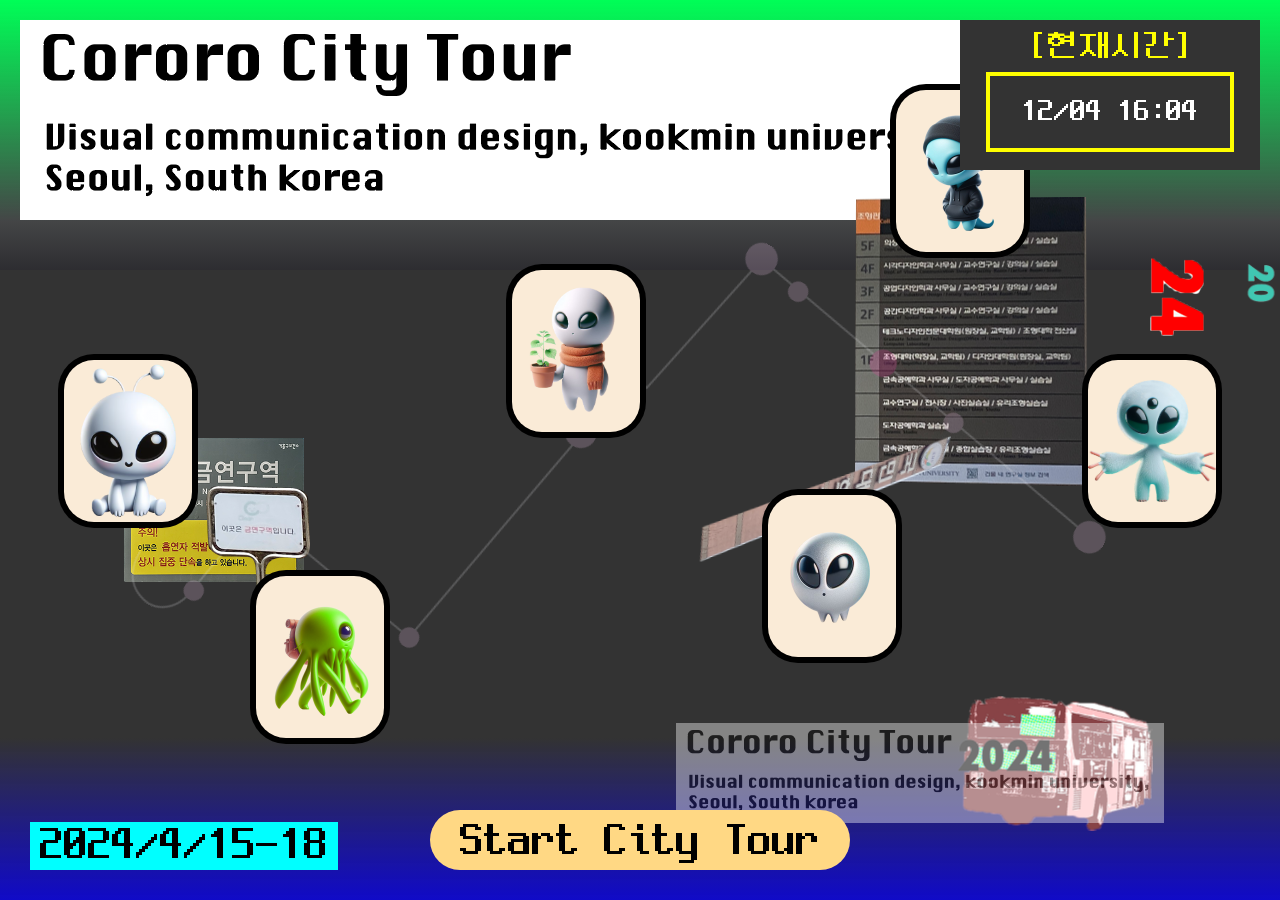
<file: index.html>
<!DOCTYPE html>
<html lang="en">
<head>
    <meta charset="UTF-8">
    <meta http-equiv="X-UA-Compatible" content="IE=edge">
    <meta name="viewport" content="width=device-width, initial-scale=1.0">
    <link rel="stylesheet" href="./index.css">
    <title>Welcome</title>
</head>
<body>
    <div class="top">
        <img src="./img/Screenshot 2024-03-18 at 5.32.02 PM.png" alt="" id="tour">
    </div>

    <div class="time">
    <div class="word">[현재시간]</div>
    <div class="clock" id="currentDateTime"></div>
</div>

<div class="btm">
</div>

<div class="txt">2024/4/15-18</div>
<div class="txt1" onclick="closePage()">Start City Tour</div>

<div class="imgs">
    <img src="./img/20.png" alt="" id="img1">    
    <img src="./img/24.png" alt="" id="img2">    
    <img src="./img/buw.png" alt="" id="img3">   
    <img src="./img/Screenshot 2024-03-18 at 5.32.02 PM.png" alt="" id="img4">   
    <img src="./img/3.png" alt="" id="img5">   
    <img src="./img/9.png" alt="" id="img6">   
    <img src="./img/10.png" alt="" id="img7">   
    <img src="./img/11.png" alt="" id="img8"> 
    <img src="./img/line4.png" alt="" id="img9"> 
</div>

<div class="card" id="HS">   
    <div class="card-inner">
        <div class="card-front">
        </div>
        <div class="card-back">
            <h1>정현상</h1> 
            <p>행복한 하루 보내세요 :)</p> 
        </div>
    </div>
</div>

<div class="card1" id="Bom">
    <div class="card-inner">
        <div class="card-front1">
        </div>
        <div class="card-back">
            <h1>김봄</h1> 
            <p>다들 수고했어요</p> 
        </div>
    </div>
</div>

<div class="card2" id="sol">
    <div class="card-inner">
        <div class="card-front2">
        </div>
        <div class="card-back">
            <h1>정솔미</h1> 
            <p>코딩 재미있어요</p> 
        </div>
    </div>
</div>

<div class="card3" id="Yejin">
    <div class="card-inner">
        <div class="card-front3">
        </div>
        <div class="card-back">
            <h1>정예진</h1> 
            <p>복 많이 받으세요.</p> 
        </div>
    </div>
</div>

<div class="card4" id="Ko">
    <div class="card-inner">
        <div class="card-front4">
        </div>
        <div class="card-back">
            <h1>고수민</h1> 
            <p>참 재미있었다</p> 
        </div>
    </div>
</div>

<div class="card5" id="kwon">
    <div class="card-inner">
        <div class="card-front5">
        </div>
        <div class="card-back">
            <h1>권수민</h1> 
            <p>B급 감성 여행</p> 
        </div>
    </div>
</div>


    <script src="./index.js"></script>
</body>
</html>
</file>
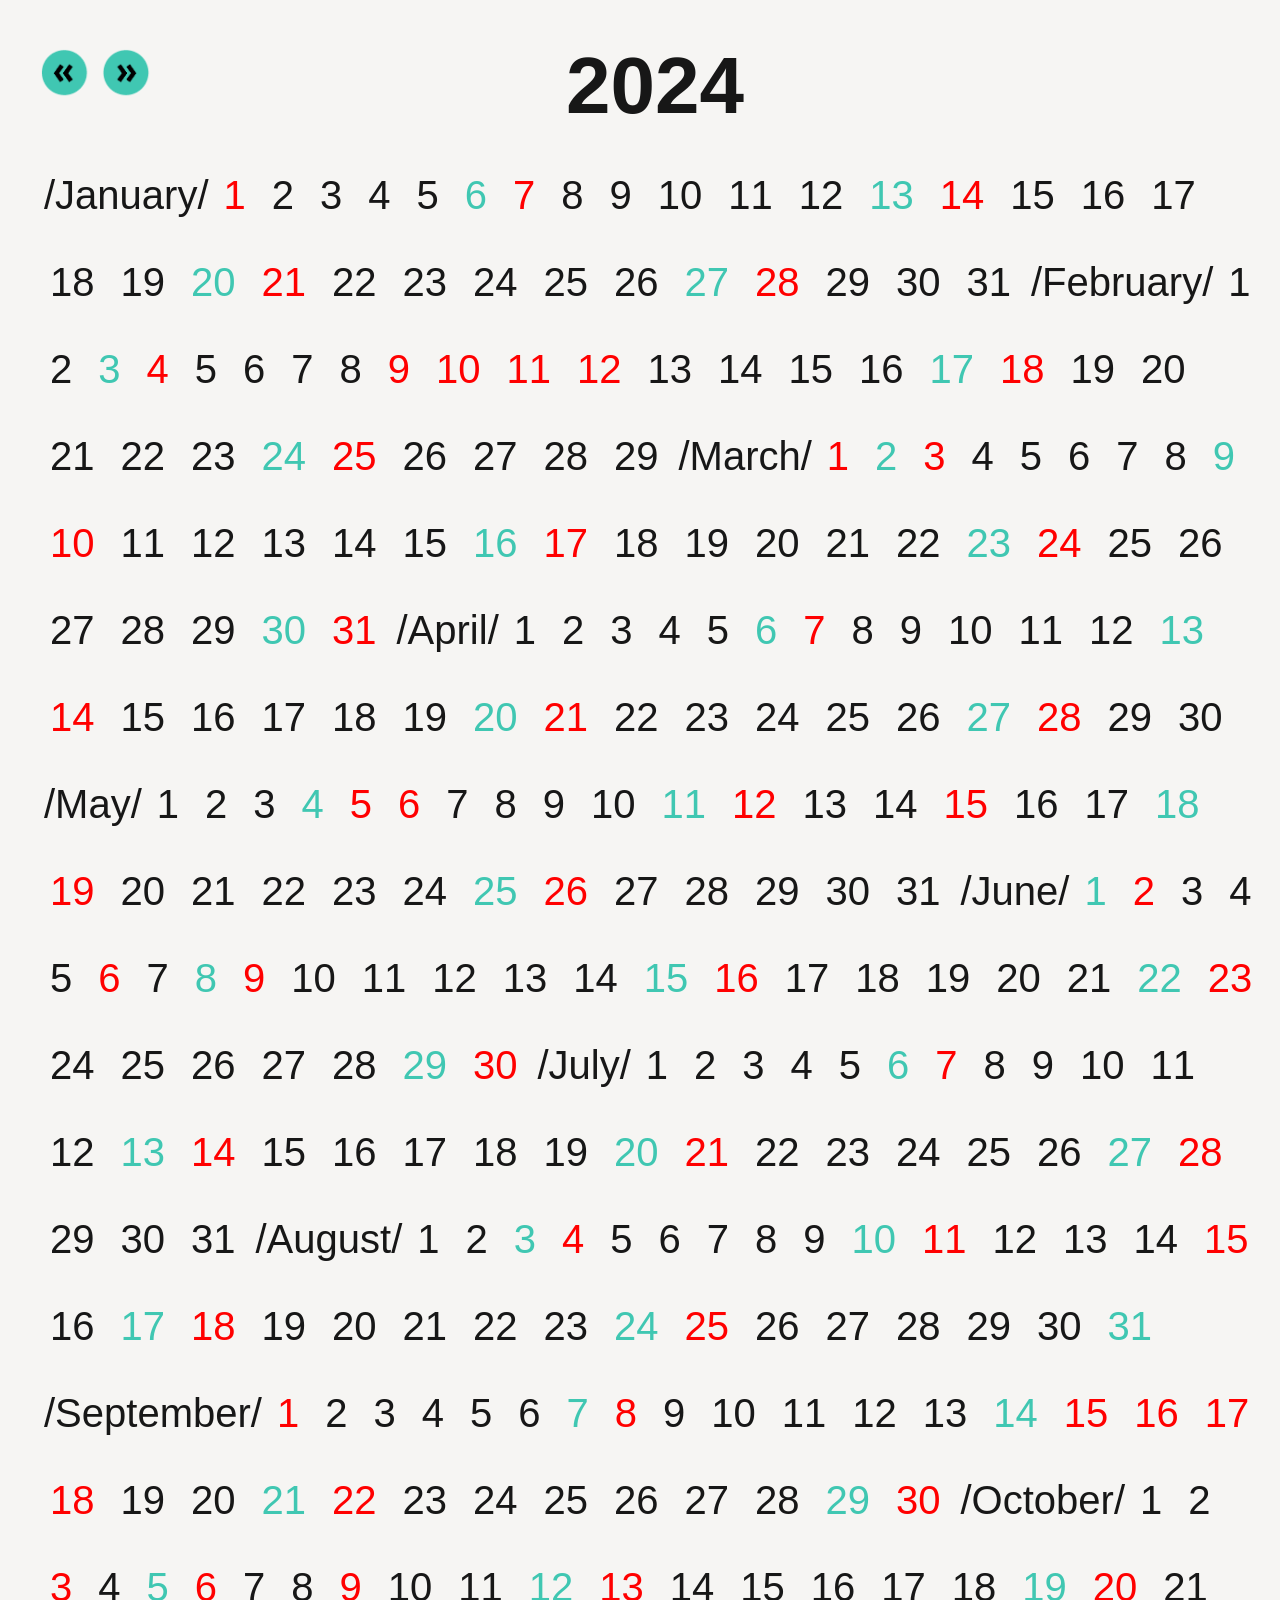
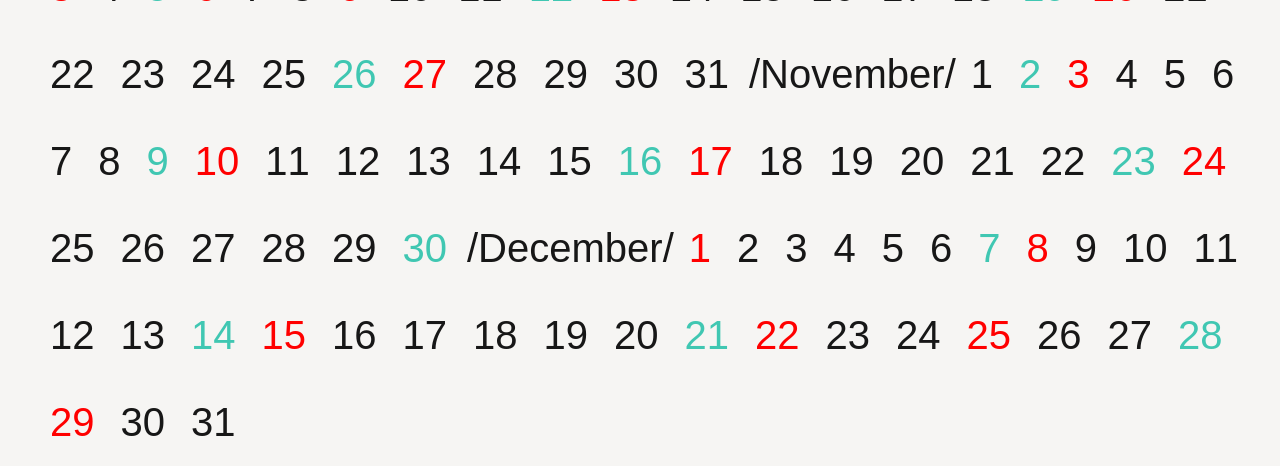
<file: Kim/index.html>
<!DOCTYPE html>
<html lang="ko">
<head>
  <meta charset="UTF-8">
  <meta name="viewport" content="width=device-width, initial-scale=1.0">
  <title>Document</title>
  <link rel="stylesheet" href="./css/stylecalendar.css">
</head>
<body>

  <div class="bar">
    <input type="button" class="img-button"  onclick="window.history.back()">
    <input type="button" class="img-button2"  onclick="window.history.forward()">
    
</div>

  <div class="h">
   <h1>
    2024
   </h1>
   
     
  </div>
  

<div class="january">
  <p class="first">/January/</p>
<div>
    <p class="red"><a href="./january/1-1.html">1</a></p>
    <p><a href="./january/1-2.html">2</a></p>
    <p><a href="./january/1-3.html">3</a></p>
    <p><a href="./january/1-4.html">4</a></p>
    <p><a href="./january/1-5.html">5</a></p>
    <p class="blue"><a href="./january/1-6.html">6</a></p>
    <p class="red"><a href="./january/1-7.html">7</a></p>
    <p><a href="./january/1-8.html">8</a></p>
    <p><a href="./january/1-9.html">9</a></p>
    <p><a href="./january/1-10.html">10</a></p>
    <p><a href="./january/1-11.html">11</a></p>
    <p><a href="./january/1-12.html">12</a></p>
    <p class="blue"><a href="./january/1-13.html">13</a></p>
    <p class="red"><a href="./january/1-14.html">14</a></p>
    <p><a href="./january/1-15.html">15</a></p>
    <p><a href="./january/1-16.html">16</a></p>
    <p><a href="./january/1-17.html">17</a></p>
    <p><a href="./january/1-18.html">18</a></p>
    <p><a href="./january/1-19.html">19</a></p>
    <p class="blue"><a href="./january/1-20.html">20</a></p>
    <p class="red"><a href="./january/1-21.html">21</a></p>
    <p><a href="./january/1-22.html">22</a></p>
    <p><a href="./january/1-23.html">23</a></p>
    <p><a href="./january/1-24.html">24</a></p>
    <p><a href="./january/1-25.html">25</a></p>
    <p><a href="./january/1-26.html">26</a></p>
    <p class="blue"><a href="./january/1-27.html">27</a></p>
    <p class="red"><a href="./january/1-28.html">28</a></p>
    <p><a href="./january/1-29.html">29</a></p>
    <p><a href="./january/1-30.html">30</a></p>
    <p><a href="./january/1-31.html">31</a></p>  
</div>
          
</div>

<div class="february">
  <p class="first">/February/</p>
  <div>
    <p><a href="./february/2-1.html">1</a></p>
    <p><a href="./february/2-2.html">2</a></p>
    <p class="blue"><a href="./february/2-3.html">3</a></p>
    <p class="red"><a href="./february/2-4.html">4</a></p>
    <p><a href="./february/2-5.html">5</a></p>
    <p><a href="./february/2-6.html">6</a></p>
    <p><a href="./february/2-7.html">7</a></p>
    <p><a href="./february/2-8.html">8</a></p>
    <p class="red"><a href="./february/2-9.html">9</a></p>
    <p class="red"><a href="./february/2-10.html">10</a></p>
    <p class="red"><a href="./february/2-11.html">11</a></p>
    <p class="red"><a href="./february/2-12.html">12</a></p>
    <p><a href="./february/2-13.html">13</a></p>
    <p><a href="./february/2-14.html">14</a></p>
    <p><a href="./february/2-15.html">15</a></p>
    <p><a href="./february/2-16.html">16</a></p>
    <p class="blue"><a href="./february/2-17.html">17</a></p>
    <p class="red"><a href="./february/2-18.html">18</a></p>
    <p><a href="./february/2-19.html">19</a></p>
    <p><a href="./february/2-20.html">20</a></p>
    <p><a href="./february/2-21.html">21</a></p>
    <p><a href="./february/2-22.html">22</a></p>
    <p><a href="./february/2-23.html">23</a></p>
    <p class="blue"><a href="./february/2-24.html">24</a></p>
    <p class="red"><a href="./february/2-25.html">25</a></p>
    <p><a href="./february/2-26.html">26</a></p>
    <p><a href="./february/2-27.html">27</a></p>
    <p><a href="./february/2-28.html">28</a></p>
    <p><a href="./february/2-29.html">29</a></p>
  </div> 
</div>

<div class="march">
  <p class="first">/March/</p>
  <div>
    <p class="red"><a href="./march/3-1.html">1</a></p>
    <p class="blue"><a href="./march/3-2.html">2</a></p>
    <p class="red"><a href="./march/3-3.html">3</a></p>
    <p><a href="./march/3-4.html">4</a></p>
    <p><a href="./march/3-5.html">5</a></p>
    <p><a href="./march/3-6.html">6</a></p>
    <p><a href="./march/3-7.html">7</a></p>
    <p><a href="./march/3-8.html">8</a></p>
    <p class="blue"><a href="./march/3-9.html">9</a></p>
    <p class="red"><a href="./march/3-10.html">10</a></p>
    <p><a href="./march/3-11.html">11</a></p>
    <p><a href="./march/3-12.html">12</a></p>
    <p><a href="./march/3-13.html">13</a></p>
    <p><a href="./march/3-14.html">14</a></p>
    <p><a href="./march/3-15.html">15</a></p>
    <p class="blue"><a href="./march/3-16.html">16</a></p>
    <p class="red"><a href="./march/3-17.html">17</a></p>
    <p><a href="./march/3-18.html">18</a></p>
    <p><a href="./march/3-19.html">19</a></p>
    <p><a href="./march/3-20.html">20</a></p>
    <p><a href="./march/3-21.html">21</a></p>
    <p><a href="./march/3-22.html">22</a></p>
    <p class="blue"><a href="./march/3-23.html">23</a></p>
    <p class="red"><a href="./march/3-24.html">24</a></p>
    <p><a href="./march/3-25.html">25</a></p>
    <p><a href="./march/3-26.html">26</a></p>
    <p><a href="./march/3-27.html">27</a></p>
    <p><a href="./march/3-28.html">28</a></p>
    <p><a href="./march/3-29.html">29</a></p>
    <p class="blue"><a href="./march/3-30.html">30</a></p>
    <p class="red"><a href="./march/3-31.html">31</a></p>  
  </div>
          
</div>

<div class="april">
  <p class="first">/April/</p>
  <div>
    <p><a href="./april/4-1.html">1</a></p>
    <p><a href="./april/4-2.html">2</a></p>
    <p><a href="./april/4-3.html">3</a></p>
    <p><a href="./april/4-4.html">4</a></p>
    <p><a href="./april/4-5.html">5</a></p>
    <p class="blue"><a href="./april/4-6.html">6</a></p>
    <p class="red"><a href="./april/4-7.html">7</a></p>
    <p><a href="./april/4-8.html">8</a></p>
    <p><a href="./april/4-9.html">9</a></p>
    <p><a href="./april/4-10.html">10</a></p>
    <p><a href="./april/4-11.html">11</a></p>
    <p><a href="./april/4-12.html">12</a></p>
    <p class="blue"><a href="./april/4-13.html">13</a></p>
    <p class="red"><a href="./april/4-14.html">14</a></p>
    <p><a href="./april/4-15.html">15</a></p>
    <p><a href="./april/4-16.html">16</a></p>
    <p><a href="./april/4-17.html">17</a></p>
    <p><a href="./april/4-18.html">18</a></p>
    <p><a href="./april/4-19.html">19</a></p>
    <p class="blue"><a href="./april/4-20.html">20</a></p>
    <p class="red"><a href="./april/4-21.html">21</a></p>
    <p><a href="./april/4-22.html">22</a></p>
    <p><a href="./april/4-23.html">23</a></p>
    <p><a href="./april/4-24.html">24</a></p>
    <p><a href="./april/4-25.html">25</a></p>
    <p><a href="./april/4-26.html">26</a></p>
    <p class="blue"><a href="./april/4-27.html">27</a></p>
    <p class="red"><a href="./april/4-28.html">28</a></p>
    <p><a href="./april/4-29.html">29</a></p>
    <p><a href="./april/4-30.html">30</a></p>
  </div>
          
</div>

<div class="may">
  <p class="first">/May/</p>
  <div>
    <p><a href="./may/5-1.html">1</a></p>
    <p><a href="./may/5-2.html">2</a></p>
    <p><a href="./may/5-3.html">3</a></p>
    <p class="blue"><a href="./may/5-4.html">4</a></p>
    <p class="red"><a href="./may/5-5.html">5</a></p>
    <p class="red"><a href="./may/5-6.html">6</a></p>
    <p><a href="./may/5-7.html">7</a></p>
    <p><a href="./may/5-8.html">8</a></p>
    <p><a href="./may/5-9.html">9</a></p>
    <p><a href="./may/5-10.html">10</a></p>
    <p class="blue"><a href="./may/5-11.html">11</a></p>
    <p class="red"><a href="./may/5-12.html">12</a></p>
    <p><a href="./may/5-13.html">13</a></p>
    <p><a href="./may/5-14.html">14</a></p>
    <p class="red"><a href="./may/5-15.html">15</a></p>
    <p><a href="./may/5-16.html">16</a></p>
    <p><a href="./may/5-17.html">17</a></p>
    <p class="blue"><a href="./may/5-18.html">18</a></p>
    <p class="red"><a href="./may/5-19.html">19</a></p>
    <p><a href="./may/5-20.html">20</a></p>
    <p><a href="./may/5-21.html">21</a></p>
    <p><a href="./may/5-22.html">22</a></p>
    <p><a href="./may/5-23.html">23</a></p>
    <p><a href="./may/5-24.html">24</a></p>
    <p class="blue"><a href="./may/5-25.html">25</a></p>
    <p class="red"><a href="./may/5-26.html">26</a></p>
    <p><a href="./may/5-27.html">27</a></p>
    <p><a href="./may/5-28.html">28</a></p>
    <p><a href="./may/5-29.html">29</a></p>
    <p><a href="./may/5-30.html">30</a></p>
    <p><a href="./may/5-31.html">31</a></p>
          
</div>

<div class="june">
  <p class="first">/June/</p>
  <div>
    <p class="blue"><a href="./june/6-1.html">1</a></p>
    <p class="red"><a href="./june/6-2.html">2</a></p>
    <p><a href="./june/6-3.html">3</a></p>
    <p><a href="./june/6-4.html">4</a></p>
    <p><a href="./june/6-5.html">5</a></p>
    <p class="red"><a href="./june/6-6.html">6</a></p>
    <p><a href="./june/6-7.html">7</a></p>
    <p class="blue"><a href="./june/6-8.html">8</a></p>
    <p class="red"><a href="./june/6-9.html">9</a></p>
    <p><a href="./june/6-10.html">10</a></p>
    <p><a href="./june/6-11.html">11</a></p>
    <p><a href="./june/6-12.html">12</a></p>
    <p><a href="./june/6-13.html">13</a></p>
    <p><a href="./june/6-14.html">14</a></p>
    <p class="blue"><a href="./june/6-15.html">15</a></p>
    <p class="red"><a href="./june/6-16.html">16</a></p>
    <p><a href="./june/6-17.html">17</a></p>
    <p><a href="./june/6-18.html">18</a></p>
    <p><a href="./june/6-19.html">19</a></p>
    <p><a href="./june/6-20.html">20</a></p>
    <p><a href="./june/6-21.html">21</a></p>
    <p class="blue"><a href="./june/6-22.html">22</a></p>
    <p class="red"><a href="./june/6-23.html">23</a></p>
    <p><a href="./june/6-24.html">24</a></p>
    <p><a href="./june/6-25.html">25</a></p>
    <p><a href="./june/6-26.html">26</a></p>
    <p><a href="./june/6-27.html">27</a></p>
    <p><a href="./june/6-28.html">28</a></p>
    <p class="blue"><a href="./june/6-29.html">29</a></p>
    <p class="red"><a href="./june/6-30.html">30</a></p>
  </div>
          
</div>

<div class="july">
  <p class="first">/July/</p>
  <div>
    <p><a href="./july/7-1.html">1</a></p>
    <p><a href="./july/7-2.html">2</a></p>
    <p><a href="./july/7-3.html">3</a></p>
    <p><a href="./july/7-4.html">4</a></p>
    <p><a href="./july/7-5.html">5</a></p>
    <p class="blue"><a href="./july/7-6.html">6</a></p>
    <p class="red"><a href="./july/7-7.html">7</a></p>
    <p><a href="./july/7-8.html">8</a></p>
    <p><a href="./july/7-9.html">9</a></p>
    <p><a href="./july/7-10.html">10</a></p>
    <p><a href="./july/7-11.html">11</a></p>
    <p><a href="./july/7-12.html">12</a></p>
    <p class="blue"><a href="./july/7-13.html">13</a></p>
    <p class="red"><a href="./july/7-14.html">14</a></p>
    <p><a href="./july/7-15.html">15</a></p>
    <p><a href="./july/7-16.html">16</a></p>
    <p><a href="./july/7-17.html">17</a></p>
    <p><a href="./july/7-18.html">18</a></p>
    <p><a href="./july/7-19.html">19</a></p>
    <p class="blue"><a href="./july/7-20.html">20</a></p>
    <p class="red"><a href="./july/7-21.html">21</a></p>
    <p><a href="./july/7-22.html">22</a></p>
    <p><a href="./july/7-23.html">23</a></p>
    <p><a href="./july/7-24.html">24</a></p>
    <p><a href="./july/7-25.html">25</a></p>
    <p><a href="./july/7-26.html">26</a></p>
    <p class="blue"><a href="./july/7-27.html">27</a></p>
    <p class="red"><a href="./july/7-28.html">28</a></p>
    <p><a href="./july/7-29.html">29</a></p>
    <p><a href="./july/7-30.html">30</a></p>
    <p><a href="./july/7-31.html">31</a></p>
  </div>
          
</div>

<div class="august">
  <p class="first">/August/</p>
  <div>
    <p><a href="./august/8-1.html">1</a></p>
    <p><a href="./august/8-2.html">2</a></p>
    <p class="blue"><a href="./august/8-3.html">3</a></p>
    <p class="red"><a href="./august/8-4.html">4</a></p>
    <p><a href="./august/8-5.html">5</a></p>
    <p><a href="./august/8-6.html">6</a></p>
    <p><a href="./august/8-7.html">7</a></p>
    <p><a href="./august/8-8.html">8</a></p>
    <p><a href="./august/8-9.html">9</a></p>
    <p class="blue"><a href="./august/8-10.html">10</a></p>
    <p class="red"><a href="./august/8-11.html">11</a></p>
    <p><a href="./august/8-12.html">12</a></p>
    <p><a href="./august/8-13.html">13</a></p>
    <p><a href="./august/8-14.html">14</a></p>
    <p class="red"><a href="./august/8-15.html">15</a></p>
    <p><a href="./august/8-16.html">16</a></p>
    <p class="blue"><a href="./august/8-17.html">17</a></p>
    <p class="red"><a href="./august/8-18.html">18</a></p>
    <p><a href="./august/8-19.html">19</a></p>
    <p><a href="./august/8-20.html">20</a></p>
    <p><a href="./august/8-21.html">21</a></p>
    <p><a href="./august/8-22.html">22</a></p>
    <p><a href="./august/8-23.html">23</a></p>
    <p class="blue"><a href="./august/8-24.html">24</a></p>
    <p class="red"><a href="./august/8-25.html">25</a></p>
    <p><a href="./august/8-26.html">26</a></p>
    <p><a href="./august/8-27.html">27</a></p>
    <p><a href="./august/8-28.html">28</a></p>
    <p><a href="./august/8-29.html">29</a></p>
    <p><a href="./august/8-30.html">30</a></p>
    <p class="blue"><a href="./august/8-31.html">31</a></p>
  </div>
          
</div>

<div class="september">
  <p class="first">/September/</p>
  <div>
    <p class="red"><a href="./september/9-1.html">1</a></p>
    <p><a href="./september/9-2.html">2</a></p>
    <p><a href="./september/9-3.html">3</a></p>
    <p><a href="./september/9-4.html">4</a></p>
    <p><a href="./september/9-5.html">5</a></p>
    <p><a href="./september/9-6.html">6</a></p>
    <p class="blue"><a href="./september/9-7.html">7</a></p>
    <p class="red"><a href="./september/9-8.html">8</a></p>
    <p><a href="./september/9-9.html">9</a></p>
    <p><a href="./september/9-10.html">10</a></p>
    <p><a href="./september/9-11.html">11</a></p>
    <p><a href="./september/9-12.html">12</a></p>
    <p><a href="./september/9-13.html">13</a></p>
    <p class="blue"><a href="./september/9-14.html">14</a></p>
    <p class="red"><a href="./september/9-15.html">15</a></p>
    <p class="red"><a href="./september/9-16.html">16</a></p>
    <p class="red"><a href="./september/9-17.html">17</a></p>
    <p class="red"><a href="./september/9-18.html">18</a></p>
    <p><a href="./september/9-19.html">19</a></p>
    <p><a href="./september/9-20.html">20</a></p>
    <p class="blue"><a href="./september/9-21.html">21</a></p>
    <p class="red"><a href="./september/9-22.html">22</a></p>
    <p><a href="./september/9-23.html">23</a></p>
    <p><a href="./september/9-24.html">24</a></p>
    <p><a href="./september/9-25.html">25</a></p>
    <p><a href="./september/9-26.html">26</a></p>
    <p><a href="./september/9-27.html">27</a></p>
    <p><a href="./september/9-28.html">28</a></p>
    <p class="blue"><a href="./september/9-29.html">29</a></p>
    <p class="red"><a href="./september/9-30.html">30</a></p>
  </div>
          
</div>

<div class="october">
  <p class="first">/October/</p>
  <div>
    <p><a href="./october/10-1.html">1</a></p>
    <p><a href="./october/10-2.html">2</a></p>
    <p class="red"><a href="./october/10-3.html">3</a></p>
    <p><a href="./october/10-4.html">4</a></p>
    <p class="blue"><a href="./october/10-5.html">5</a></p>
    <p class="red"><a href="./october/10-6.html">6</a></p>
    <p><a href="./october/10-7.html">7</a></p>
    <p><a href="./october/10-8.html">8</a></p>
    <p class="red"><a href="./october/10-9.html">9</a></p>
    <p><a href="./october/10-10.html">10</a></p>
    <p><a href="./october/10-11.html">11</a></p>
    <p class="blue"><a href="./october/10-12.html">12</a></p>
    <p class="red"><a href="./october/10-13.html">13</a></p>
    <p><a href="./october/10-14.html">14</a></p>
    <p><a href="./october/10-15.html">15</a></p>
    <p><a href="./october/10-16.html">16</a></p>
    <p><a href="./october/10-17.html">17</a></p>
    <p><a href="./october/10-18.html">18</a></p>
    <p class="blue"><a href="./october/10-19.html">19</a></p>
    <p class="red"><a href="./october/10-20.html">20</a></p>
    <p><a href="./october/10-21.html">21</a></p>
    <p><a href="./october/10-22.html">22</a></p>
    <p><a href="./october/10-23.html">23</a></p>
    <p><a href="./october/10-24.html">24</a></p>
    <p><a href="./october/10-25.html">25</a></p>
    <p class="blue"><a href="./october/10-26.html">26</a></p>
    <p class="red"><a href="./october/10-27.html">27</a></p>
    <p><a href="./october/10-28.html">28</a></p>
    <p><a href="./october/10-29.html">29</a></p>
    <p><a href="./october/10-30.html">30</a></p>
    <p><a href="./october/10-31.html">31</a></p>
  </div>
          
</div>

<div class="november">
  <p class="first">/November/</p>
  <div>
    <p><a href="./november/11-1.html">1</a></p>
    <p class="blue"><a href="./november/11-2.html">2</a></p>
    <p class="red"><a href="./november/11-3.html">3</a></p>
    <p><a href="./november/11-4.html">4</a></p>
    <p><a href="./november/11-5.html">5</a></p>
    <p><a href="./november/11-6.html">6</a></p>
    <p><a href="./november/11-7.html">7</a></p>
    <p><a href="./november/11-8.html">8</a></p>
    <p class="blue"><a href="./november/11-9.html">9</a></p>
    <p class="red"><a href="./november/11-10.html">10</a></p>
    <p><a href="./november/11-11.html">11</a></p>
    <p><a href="./november/11-12.html">12</a></p>
    <p><a href="./november/11-13.html">13</a></p>
    <p><a href="./november/11-14.html">14</a></p>
    <p><a href="./november/11-15.html">15</a></p>
    <p class="blue"><a href="./november/11-16.html">16</a></p>
    <p class="red"><a href="./november/11-17.html">17</a></p>
    <p><a href="./november/11-18.html">18</a></p>
    <p><a href="./november/11-19.html">19</a></p>
    <p><a href="./november/11-20.html">20</a></p>
    <p><a href="./november/11-21.html">21</a></p>
    <p><a href="./november/11-22.html">22</a></p>
    <p class="blue"><a href="./november/11-23.html">23</a></p>
    <p class="red"><a href="./november/11-24.html">24</a></p>
    <p><a href="./november/11-25.html">25</a></p>
    <p><a href="./november/11-26.html">26</a></p>
    <p><a href="./november/11-27.html">27</a></p>
    <p><a href="./november/11-28.html">28</a></p>
    <p><a href="./november/11-29.html">29</a></p>
    <p class="blue"><a href="./november/11-30.html">30</a></p>
  </div>
          
</div>

<div class="december">
  <p class="first">/December/</p>
  <div>
    <p class="red"><a href="./december/12-1.html">1</a></p>
    <p><a href="./december/12-2.html">2</a></p>
    <p><a href="./december/12-3.html">3</a></p>
    <p><a href="./december/12-4.html">4</a></p>
    <p><a href="./december/12-5.html">5</a></p>
    <p><a href="./december/12-6.html">6</a></p>
    <p class="blue"><a href="./december/12-7.html">7</a></p>
    <p class="red"><a href="./december/12-8.html">8</a></p>
    <p><a href="./december/12-9.html">9</a></p>
    <p><a href="./december/12-10.html">10</a></p>
    <p><a href="./december/12-11.html">11</a></p>
    <p><a href="./december/12-12.html">12</a></p>
    <p><a href="./december/12-13.html">13</a></p>
    <p class="blue"><a href="./december/12-14.html">14</a></p>
    <p class="red"><a href="./december/12-15.html">15</a></p>
    <p><a href="./december/12-16.html">16</a></p>
    <p><a href="./december/12-17.html">17</a></p>
    <p><a href="./december/12-18.html">18</a></p>
    <p><a href="./december/12-19.html">19</a></p>
    <p><a href="./december/12-29.html">20</a></p>
    <p class="blue"><a href="./december/12-21.html">21</a></p>
    <p class="red"><a href="./december/12-22.html">22</a></p>
    <p><a href="./december/12-23.html">23</a></p>
    <p><a href="./december/12-24.html">24</a></p>
    <p class="red"><a href="./december/12-25.html">25</a></p>
    <p><a href="./december/12-26.html">26</a></p>
    <p><a href="./december/12-27.html">27</a></p>
    <p class="blue"><a href="./december/12-28.html">28</a></p>
    <p class="red"><a href="./december/12-29.html">29</a></p>
    <p><a href="./december/12-30.html">30</a></p>
    <p><a href="./december/12-31.html">31</a></p>
  </div>
          
</div>

</body>
</html>
</file>
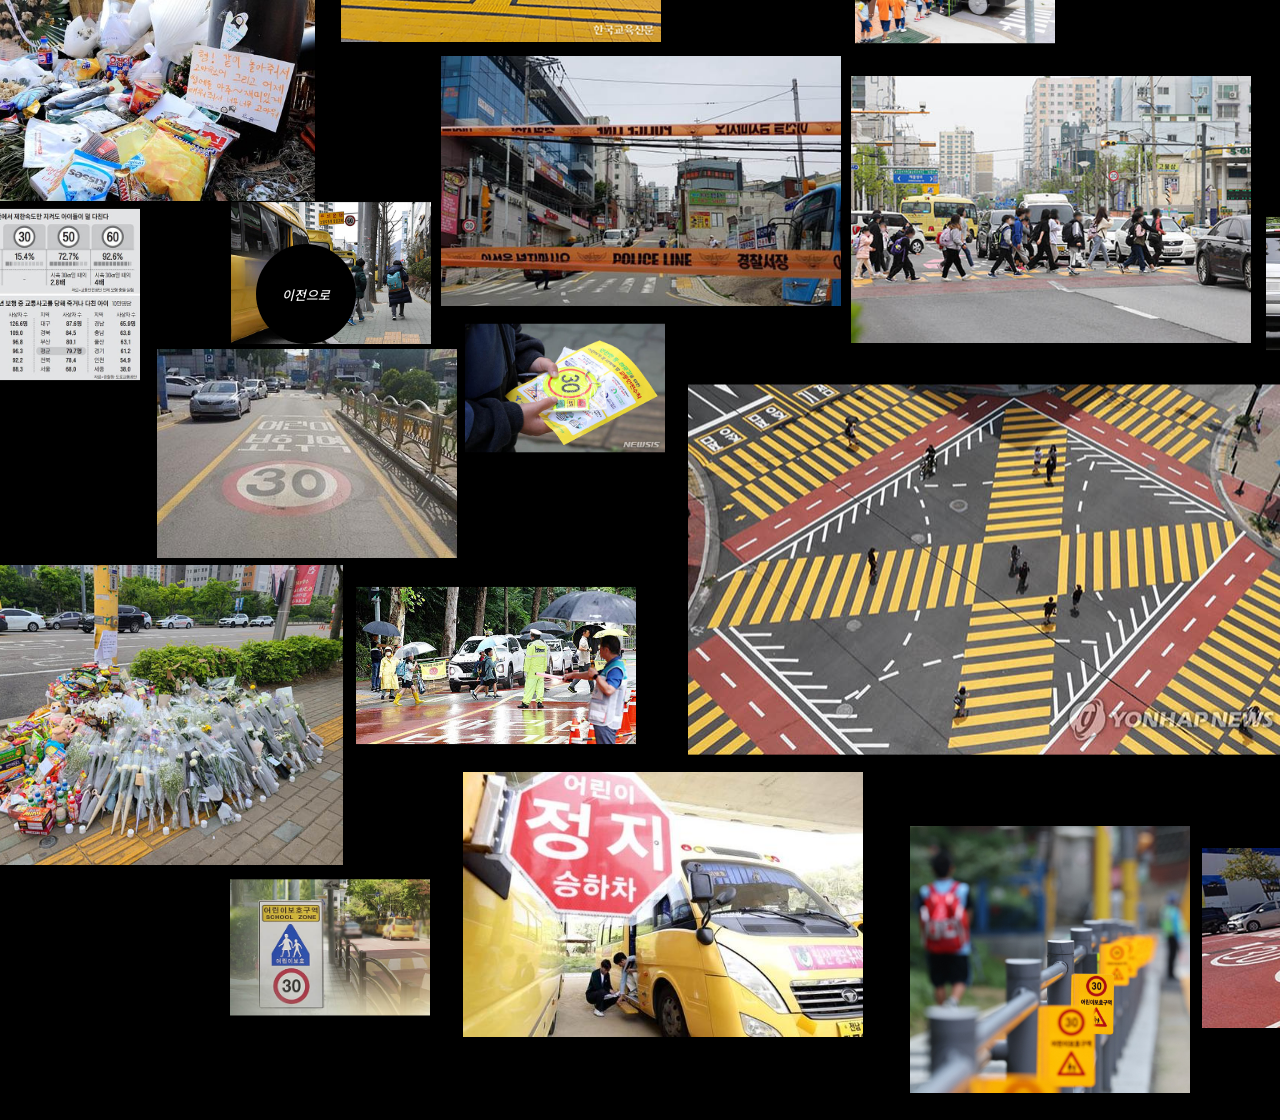
<file: Ye/subpage/index.html>
<!DOCTYPE html>
<html lang="ko">
<head>
    <meta charset="UTF-8">
    <meta name="viewport" content="width=device-width, initial-scale=1.0">
    <title>image</title>
    <link rel="stylesheet" href="style.css">
    <link rel="stylesheet" href="style.css">
    <link rel="preconnect" href="https://fonts.googleapis.com">
    <link rel="preconnect" href="https://fonts.gstatic.com" crossorigin>
    <link href="https://fonts.googleapis.com/css2?family=Noto+Sans+KR:wght@100..900&display=swap" rel="stylesheet">
    <link rel="preconnect" href="https://fonts.googleapis.com">
    <link rel="preconnect" href="https://fonts.gstatic.com" crossorigin>
    <link href="https://fonts.googleapis.com/css2?family=Noto+Serif+KR&display=swap" rel="stylesheet">
    
</head>
<body>
    <div>
        <div class="link">
            <a href="../index.html">
                <div class="click_button">
                    <p>이전으로</p>
                </div>
            </a>
        </div>
        <div id="container" >
            <div class="box">
                <div class="obj obj-1">
                    <div class="obj-inner">
                        <a href="https://www.joongang.co.kr/article/25188806#home"><img src="/Ye/subpage/img/zone1.jpg" alt=""></a>
                    </div> 
                </div>
                <div class="obj obj-2">
                    <div class="obj-inner">
                    <img src="/Ye/subpage/img/zone2.jpg" alt=""> 
                    </div>
                </div>
                <div class="obj obj-3">
                    <div class="obj-inner">
                        <img src="/Ye/subpage/img/zone3.jpg" alt="">
                    </div>
                    
                </div>
                <div class="obj obj-4">
                    <div class="obj-inner">
                        <img src="/Ye/subpage/img/zone4.jpg" alt="">
                    </div>
                   
                </div>
                <div class="obj obj-5">
                    <div class="obj-inner">
                        <img src="/Ye/subpage/img/zone5.jpg" alt="">
                    </div>
                    
                </div>
                <div class="obj obj-6">
                    <div class="obj-inner">
                        <img src="/Ye/subpage/img/zone6.jpg" alt="">
                    </div>
                    
                </div>
                <div class="obj obj-7">
                    <div class="obj-inner">
                        <img src="/Ye/subpage/img/zone7.jpg" alt="">
                    </div>
                    
                </div>
                <div class="obj obj-8">
                    <div class="obj-inner">
                        <img src="/Ye/subpage/img/zone8.jpg" alt="">
                    </div>
                    
                </div>
                <div class="obj obj-9">
                    <div class="obj-inner">
                        <img src="/Ye/subpage/img/zone9.jpg" alt="">
                    </div>
                    
                </div>
                <div class="obj obj-10">
                    <div class="obj-inner">
                        <img src="/Ye/subpage/img/zone10.jpg" alt="">
                    </div>
                    
                </div>
                <div class="obj obj-11">
                    <div class="obj-inner">
                        <img src="/Ye/subpage/img/zone11.jpg" alt="">
                    </div>
                </div>
                <div class="obj obj-12">
                    <div class="obj-inner">
                        <img src="/Ye/subpage/img/zone12.jpg" alt="">
                    </div>
                </div>
                <div class="obj obj-13">
                    <div class="obj-inner">
                        <img src="/Ye/subpage/img/zone13.jpg" alt="">
                    </div>
                </div>
                <div class="obj obj-14">
                    <div class="obj-inner">
                        <img src="/Ye/subpage/img/zone14.jpg" alt="">
                    </div>
                </div>
                <div class="obj obj-15">
                    <div class="obj-inner">
                        <img src="/Ye/subpage/img/zone15.jpg" alt="">
                    </div>
                </div>
                <div class="obj obj-16">
                    <div class="obj-inner">
                        <img src="/Ye/subpage/img/zone16.jpg" alt="">
                    </div>
                </div>
                <div class="obj obj-17">
                    <div class="obj-inner">
                        <img src="/Ye/subpage/img/zone17.jpg" alt="">
                    </div>
                </div>
                <div class="obj obj-18">
                    <div class="obj-inner">
                        <img src="/Ye/subpage/img/zone18.jpg" alt="">
                    </div>
                </div>
                <div class="obj obj-19">
                    <div class="obj-inner">
                        <img src="/Ye/subpage/img/zone19.jpg" alt="">
                    </div>
                </div>
                <div class="obj obj-20">
                    <div class="obj-inner">
                        <img src="/Ye/subpage/img/zone20.jpg" alt="">
                    </div>
                </div>
                <div class="obj obj-21">
                    <div class="obj-inner">
                        <img src="/Ye/subpage/img/zone21.jpg" alt="">
                    </div>
                </div>
                <div class="obj obj-22">
                    <div class="obj-inner">
                        <img src="/Ye/subpage/img/zone22.jpg" alt="">
                    </div>
                </div>
                <div class="obj obj-23">
                    <div class="obj-inner">
                        <img src="/Ye/subpage/img/zone23.jpg" alt="">
                    </div>
                </div>


                

                

            </div>
        </div>
    </div>
    <script src="https://code.jquery.com/jquery-3.6.0.min.js" integrity="sha256-/xUj+3OJU5yExlq6GSYGSHk7tPXikynS7ogEvDej/m4=" crossorigin="anonymous"></script>
    <script src="https://cdnjs.cloudflare.com/ajax/libs/gsap/3.10.4/gsap.min.js"></script>
    <script src="main.js"></script>
</body>
</html>
</file>
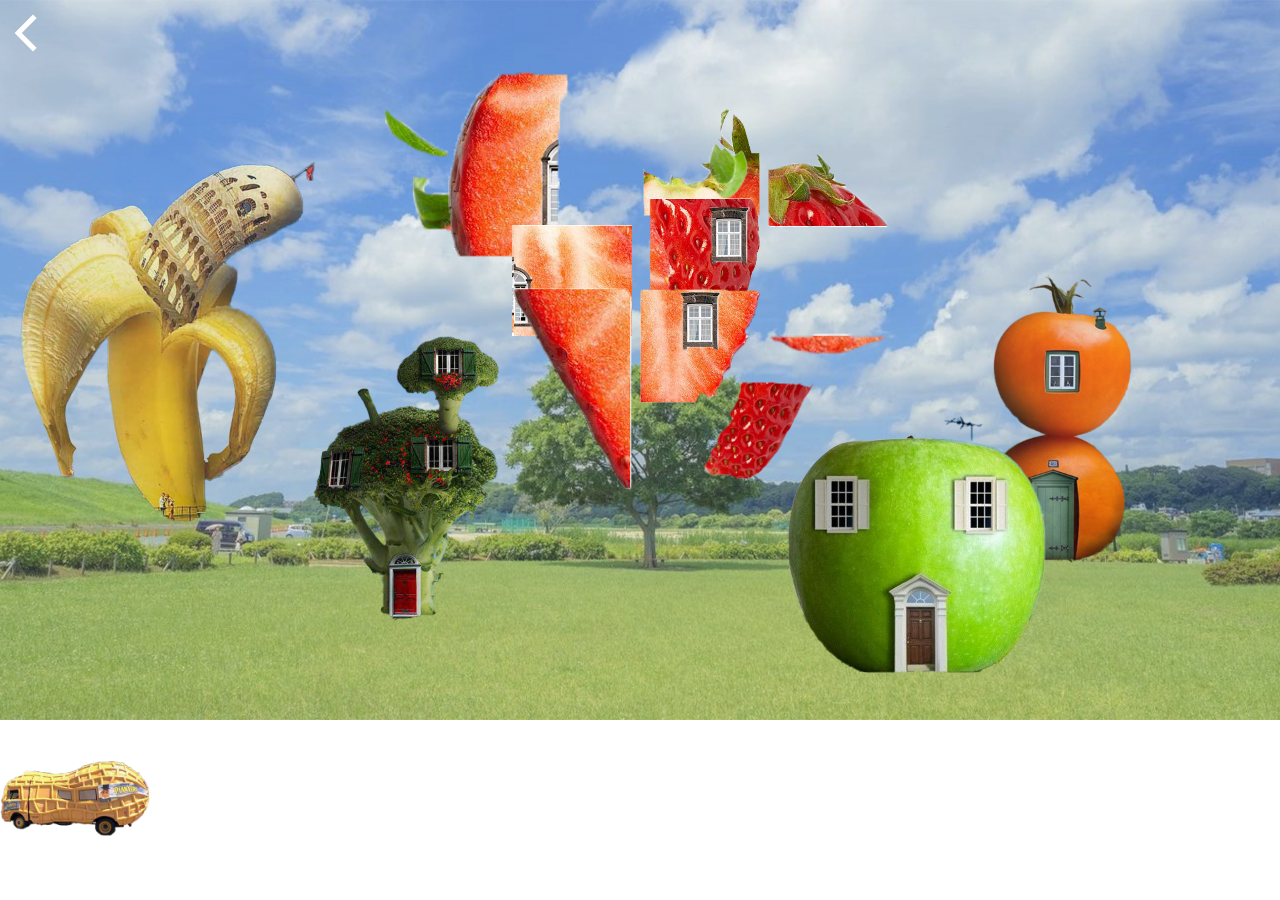
<file: Kwon/1호선.html>
<!DOCTYPE html>
<html lang="kor">
<head>
    <meta charset="UTF-8">
    <meta http-equiv="X-UA-Compatible" content="IE=edge">
    <meta name="viewport" content="width=device-width, initial-scale=1.0">
    <title>과즙 팡</title>
    <style>
        body {
            margin: 0;
            padding: 0;
            background-image: url('./fruit.png'); /* 배경 이미지 경로 */
            background-size: cover; /* 화면에 꽉 차도록 설정 */
            background-repeat: no-repeat; /* 반복 없이 한 번만 나타나도록 설정 */
            font-family: Arial, sans-serif;
        }

        .puzzle-piece {
            position: absolute;
            cursor: pointer;
            transition: transform 0.2s ease;
            width: 120px; /* 이미지 폭 조절 */
            height: auto;
        }

        .dizzy-image {
            position: absolute;
            bottom: 4rem; /* 하단에 위치하도록 설정 */
            animation: moveRight linear 9s infinite; /* 오른쪽에서 왼쪽으로 이동하는 애니메이션 */
            width: 150px; /* 이미지 크기 조정 */
            height: auto; /* 높이 자동으로 설정 */
        }

        @keyframes moveRight {
            0% {
                right: 0px; /* 시작 위치 (오른쪽 화면 밖) */
            }
            100% {
                right: calc(100% + 200px); /* 끝 위치 (왼쪽 화면 밖) */
            }
        }
        .tooltip {
    position: absolute;
    padding: 4px 8px;
    background-color: rgb(0, 0, 0);
    color: rgb(251, 210, 97);
    border-radius: 13px;
    visibility: hidden;
    z-index: 1000;
    opacity: 0;
    transition: opacity 0.3s;
}
.arrow-back {
            display: inline-block;
            width: 15px; /* 화살표 너비를 더 작게 */
            height: 15px; /* 화살표 높이를 더 작게 */
            background-color: transparent;
            border: solid white; /* 테두리 색상 */
            border-width: 0 5px 5px 0; /* 테두리 두께를 늘림 */
            padding: 3px;
            transform: rotate(135deg);
            -webkit-transform: rotate(135deg);
            cursor: pointer;
            position: fixed; /* 화살표를 화면에 고정 */
            top: 20px; /* 화면 하단으로부터의 거리 */
            left: 20px; /* 화면 오른쪽으로부터의 거리 */
        }
        .arrow-back:hover {
            border-color: #fc99b4; /* 마우스 오버시 테두리 색상 변경 */
        }
        
    </style>
</head>
<body>
    <div class="arrow-back" onclick="event.stopPropagation(); window.location='index.html';"></div>
    <!-- 여러 개의 퍼즐 조각 이미지 -->
    <img src="./딸1_1.png" alt="퍼즐 조각" class="puzzle-piece" style="top: 12%; left: 30%;">
    <img src="./딸1_2.png" alt="퍼즐 조각" class="puzzle-piece" style="top: 12%; left: 50%;">
    <img src="./딸1_3.png" alt="퍼즐 조각" class="puzzle-piece" style="top: 17%; left: 60%;">

    <img src="./딸2_1.png" alt="퍼즐 조각" class="puzzle-piece" style="top: 8%; left: 35%;">
    <img src="./딸2_2.png" alt="퍼즐 조각" class="puzzle-piece" style="top: 25%; left: 40%;">
    <img src="./딸2_3.png" alt="퍼즐 조각" class="puzzle-piece" style="top: 22%; left: 50%;">

    <img src="./딸3_1.png" alt="퍼즐 조각" class="puzzle-piece" style="top: 32%; left: 40%;">
    <img src="./딸3_2.png" alt="퍼즐 조각" class="puzzle-piece" style="top: 32%; left: 50%;">
    <img src="./딸3_3.png" alt="퍼즐 조각" class="puzzle-piece" style="top: 32%; left: 55%;">

    <img src="./딸4_1.png" alt="퍼즐 조각" class="puzzle-piece" style="top: 37%; left: 60%;">

    <!-- 땅콩버스 이미지 -->
    <img src="땅콩버스.png" alt="Fruit Image" class="dizzy-image"data-tooltip="keep going...">
</a>
    
    <script>
        const puzzlePieces = document.querySelectorAll('.puzzle-piece');

        puzzlePieces.forEach(piece => {
            piece.addEventListener('mousedown', startDrag);
            piece.addEventListener('mouseup', stopDrag);
            piece.addEventListener('click', function(event) {
                event.stopPropagation(); // 이벤트 전파를 막음
            });
        });

        let activePiece = null;

        function startDrag(event) {
            activePiece = event.target;

            // 마우스 위치와 요소의 위치 사이의 차이를 계산하여 이동할 때 원래 위치를 유지함
            const offsetX = event.clientX - activePiece.getBoundingClientRect().left;
            const offsetY = event.clientY - activePiece.getBoundingClientRect().top;

            movePiece(event.pageX, event.pageY, offsetX, offsetY);

            window.addEventListener('mousemove', dragPiece);
        }

        function dragPiece(event) {
            event.preventDefault();
            movePiece(event.pageX, event.pageY);
        }

        function movePiece(x, y, offsetX = 0, offsetY = 0) {
            if (!activePiece) return;

            activePiece.style.left = `${x - offsetX}px`;
            activePiece.style.top = `${y - offsetY}px`;
        }

        function stopDrag() {
            activePiece = null;
            window.removeEventListener('mousemove', dragPiece);
        }

        document.addEventListener('click', function() {
            alert("공중에 딸기는 뭐지..?");
        });


        document.addEventListener('DOMContentLoaded', function() {
    const tooltipElements = document.querySelectorAll('img[data-tooltip]');

    tooltipElements.forEach(el => {
        const tooltipText = el.getAttribute('data-tooltip');
        const tooltipDiv = document.createElement('div');
        tooltipDiv.className = 'tooltip';
        tooltipDiv.textContent = tooltipText;
        document.body.appendChild(tooltipDiv);

        el.addEventListener('mouseenter', function(e) {
            tooltipDiv.style.visibility = 'visible';
            tooltipDiv.style.opacity = '1';
            tooltipDiv.style.top = (e.pageY + 10) + 'px';
            tooltipDiv.style.left = (e.pageX + 10) + 'px';
        });

        el.addEventListener('mousemove', function(e) {
            tooltipDiv.style.top = (e.pageY + 10) + 'px';
            tooltipDiv.style.left = (e.pageX + 10) + 'px';
        });

        el.addEventListener('mouseleave', function() {
            tooltipDiv.style.visibility = 'hidden';
            tooltipDiv.style.opacity = '0';
        });
    });
});
document.getElementById('backButton').addEventListener('click', function() {
            window.history.back();
            location.href = 'index.html'; 
        });
    </script>
</body>
</html>
</file>
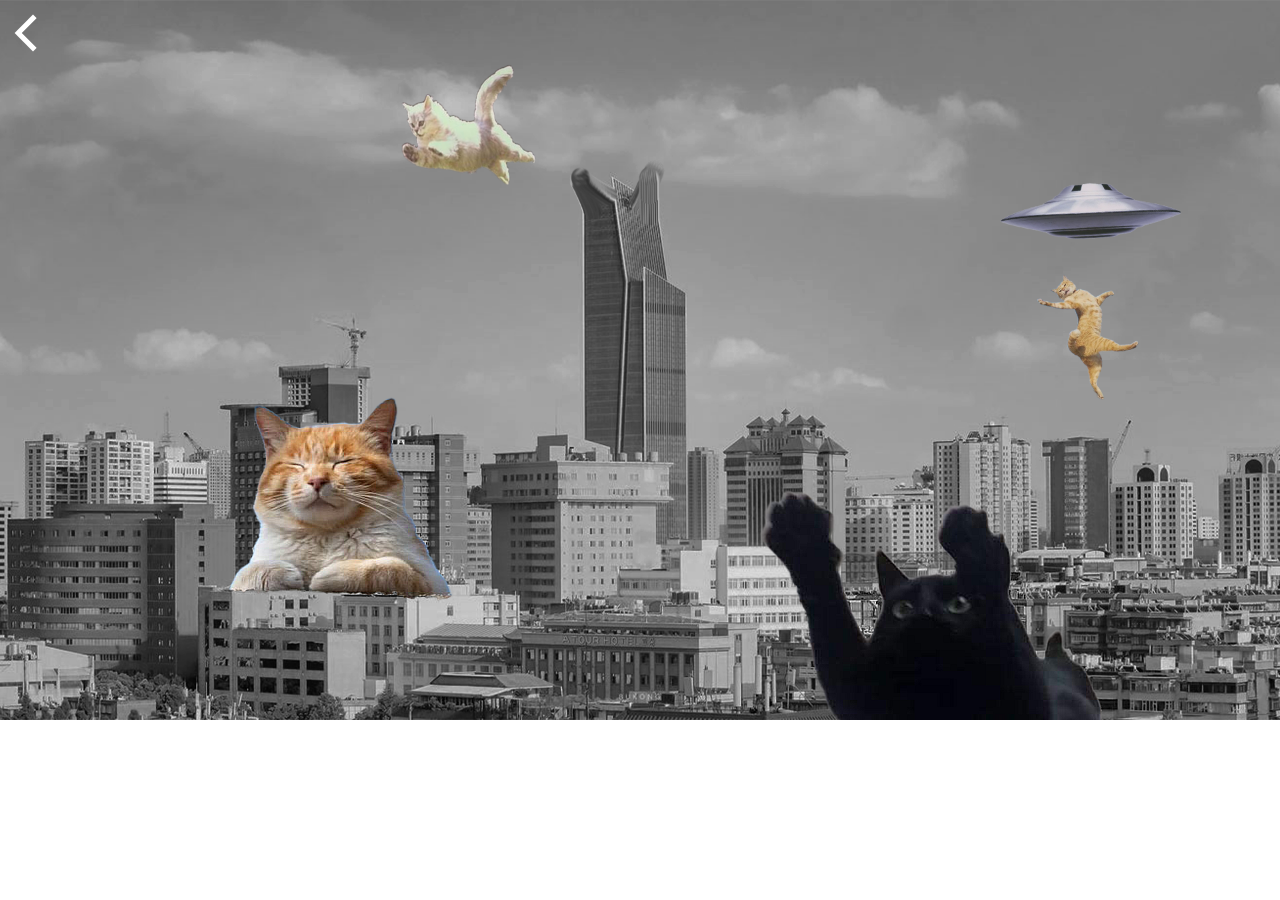
<file: Kwon/2호선.html>
<!DOCTYPE html>
<html lang="kor">
<head>
    <meta charset="UTF-8">
    <meta http-equiv="X-UA-Compatible" content="IE=edge">
    <meta name="viewport" content="width=device-width, initial-scale=1.0">
    <title>냥냥냥냥냥</title>
    <style>
        body {
            margin: 0;
            padding: 0;
            background-image: url('./cat_village.png'); /* 배경 이미지 경로 */
            background-size: cover; /* 화면에 꽉 차도록 설정 */
            background-repeat: no-repeat; /* 반복 없이 한 번만 나타나도록 설정 */
            font-family: Arial, sans-serif;
        }

        .cat {
            position: absolute;
            animation: catRain 5s linear infinite; /* 고양이 비 내리는 애니메이션 */
            width: 50px; /* 고양이 비의 너비 조정 */
            height: auto; }

        @keyframes catRain {
            0% {
                transform: translateY(-100px) rotate(0deg);
            }
            100% {
                transform: translateY(100vh) rotate(360deg);
            }
        }

        #backButton {
    padding: 10px 20px;
    background-color: #ffbb34; /* 버튼 배경색 */
    color: white; /* 텍스트 색상 */
    border: none; /* 테두리 없앰 */
    border-radius: 50px; /* 모서리 둥글게 */
    cursor: pointer; /* 마우스 오버시 커서 모양 변경 */
    font-size: 13px; /* 폰트 크기 */
   
    transition: background-color 0.3s; /* 배경색 변경 애니메이션 */
}

#backButton:hover {
    background-color: #ff881f; /* 마우스 오버시 배경색 변경 */
}
.arrow-back {
            display: inline-block;
            width: 15px; /* 화살표 너비를 더 작게 */
            height: 15px; /* 화살표 높이를 더 작게 */
            background-color: transparent;
            border: solid white; /* 테두리 색상 */
            border-width: 0 5px 5px 0; /* 테두리 두께를 늘림 */
            padding: 3px;
            transform: rotate(135deg);
            -webkit-transform: rotate(135deg);
            cursor: pointer;
            position: fixed; /* 화살표를 화면에 고정 */
            top: 20px; /* 화면 하단으로부터의 거리 */
            left: 20px; /* 화면 오른쪽으로부터의 거리 */
        }
        .arrow-back:hover {
            border-color: #ff9dc2; /* 마우스 오버시 테두리 색상 변경 */
        }
        
    </style>
</head>
<body>
    
    <div class="arrow-back" onclick="event.stopPropagation(); window.location='index.html';"></div>
    <script>
        function createCat() {
            const cat = document.createElement('img');
            cat.src = 'cat_rain.png'; // 고양이 PNG 이미지 경로
            cat.classList.add('cat');
            cat.style.left = Math.random() * window.innerWidth + 'px';
            cat.title = "MYAA"; // 툴팁 추가
            document.body.appendChild(cat);
            setTimeout(() => {
                cat.remove();
            }, 5000); // 5초 후에 고양이가 제거됩니다.
        }
    
        function generateCats() {
            setInterval(createCat, 1000); // 1초마다 고양이 생성
        }
    
        window.onload = generateCats;
        document.addEventListener('click', function() {
            alert("앗 잠시 졸았더니 고양이 마을에 도착해버렸네..");
        });
        document.getElementById('backButton').addEventListener('click', function() {
            window.history.back();
            location.href = 'index.html'; 
        });
    </script>
    
</body>
</html>
</file>
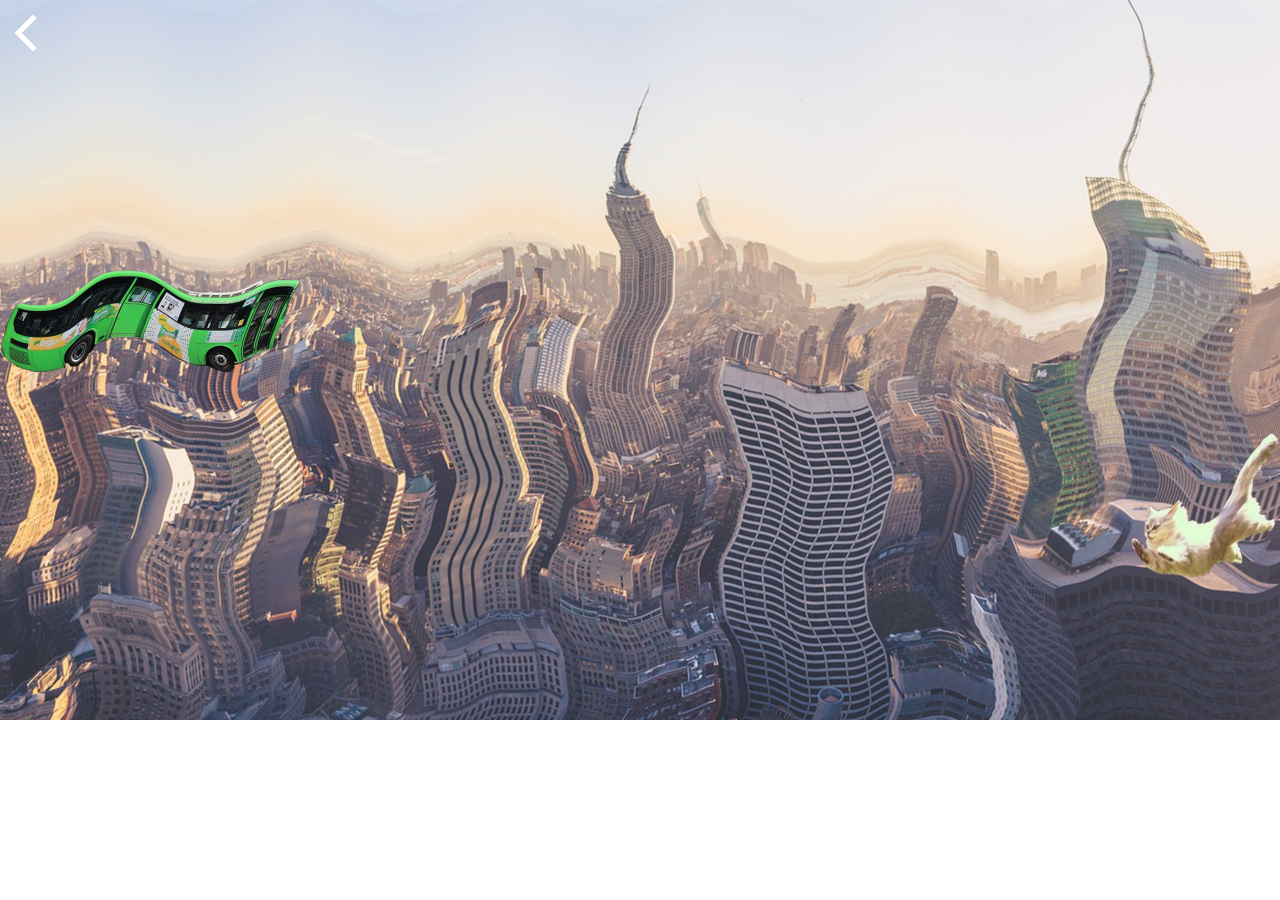
<file: Kwon/4호선.html>
<!DOCTYPE html>
<html lang="kor">
<head>
    <meta charset="UTF-8">
    <meta http-equiv="X-UA-Compatible" content="IE=edge">
    <meta name="viewport" content="width=device-width, initial-scale=1.0">
    <title>위글위글</title>
    <style>
        body {
            margin: 0;
            padding: 0;
            background-image: url('./성.png'); /* 배경 이미지 경로 */
            background-size: cover; /* 화면에 꽉 차도록 설정 */
            background-repeat: no-repeat; /* 반복 없이 한 번만 나타나도록 설정 */
            font-family: Arial, sans-serif;
        }

        .dizzy-image {
            position: absolute;
            animation: moveRight linear 9s infinite; /* 왼쪽에서 오른쪽으로 이동하는 애니메이션 */
            width: 300px; /* 이미지 크기 조정 */
            height: auto; /* 높이 자동으로 설정 */
            top: 30%; /* 수직 위치를 랜덤하게 설정 */
        }

        .dizzy-image:nth-child(2) {
            top: 15%;
            width: 250px;
            animation-delay: 3s;
            left: -300px; / /* 두 번째 이미지의 수직 위치를 랜덤하게 설정 */
        }
        .dizzy-image:nth-child(3) {
            animation: moveLeft linear 12s infinite; /* 오른쪽에서 왼쪽으로 이동하는 애니메이션 */
            top: 48%; /* 수직 위치를 랜덤하게 설정 */
            right: 0; /* 시작 위치 (오른쪽 화면 밖) */
            width: 150px;
        }

        @keyframes moveRight {
            0% {
                left: -200px; /* 시작 위치 (왼쪽 화면 밖) */
            }
            100% {
                left: calc(100% + 200px); /* 끝 위치 (오른쪽 화면 밖) */
            }
        }
        @keyframes moveLeft {
            0% {
                right: -200px; /* 시작 위치 (오른쪽 화면 밖) */
            }
            100% {
                right: calc(100% + 200px); /* 끝 위치 (왼쪽 화면 밖) */
            }
        }

        /* 수정된 스타일 */
        #burn-me {
            position: fixed;
            bottom: 30px;
            right: 30px;
            font-size: 20px;
            color: #ffffff;
            opacity: 1; /* 수정: 텍스트를 초기에 안 보이도록 투명도를 0으로 변경 */
            z-index: 9999;
        }
        .arrow-back {
            display: inline-block;
            width: 15px; /* 화살표 너비를 더 작게 */
            height: 15px; /* 화살표 높이를 더 작게 */
            background-color: transparent;
            border: solid white; /* 테두리 색상 */
            border-width: 0 5px 5px 0; /* 테두리 두께를 늘림 */
            padding: 3px;
            transform: rotate(135deg);
            -webkit-transform: rotate(135deg);
            cursor: pointer;
            position: fixed; /* 화살표를 화면에 고정 */
            top: 20px; /* 화면 하단으로부터의 거리 */
            left: 20px; /* 화면 오른쪽으로부터의 거리 */
        }
        .arrow-back:hover {
            border-color: #ff89a8; /* 마우스 오버시 테두리 색상 변경 */
        }
        
    </style>
</head>
<body>

    <img src="버스.png" alt="Dizzy Image" class="dizzy-image" onclick="showAlert()">
    <img src="./ufo.png" alt="Dizzy Image" class="dizzy-image" onclick="showAlert()">
    <img src="./catfly.png" alt="Dizzy Image" class="dizzy-image" onclick="showAlert()">
    <div id="burn-me"></div> <!-- 수정: 텍스트를 표시할 빈 div 요소 -->

    <div class="arrow-back" onclick="event.stopPropagation(); window.location='index.html';"></div>
    <script>
        // 페이지 로드 시 이미지 생성 및 배치 함수 호출
        window.onload = createAndPlaceImages;

        // 이미지 경로 배열
        

        // 이미지 생성 및 배치 함수
        function createAndPlaceImages() {
            const body = document.querySelector('body');

            imagePaths.forEach((imagePath, index) => {
                const image = document.createElement('img');
                image.src = imagePath; // 이미지 경로
                image.alt = 'Dizzy Image';
                image.classList.add('dizzy-image');
                image.style.left = `${Math.random() * 100}%`; // 랜덤한 수평 위치 설정
                body.appendChild(image);
            });

            // 텍스트 한 글자씩 나타내고 지우는 함수 호출
            fadeInOutText();
        }

        // 경고창 표시 함수
        function showAlert() {
            alert("아..어지러워.");
        }

        // 텍스트 한 글자씩 나타내고 지우는 함수
        function fadeInOutText() {
            const textElement = document.getElementById('burn-me');
            const text = "잠시만요...! 저 좀 태워주세요!";
            let index = 0;
            let direction = 1; // 텍스트가 나타나는지(1) 지워지는지(-1) 여부를 나타내는 변수

            setInterval(() => {
                if (index === text.length) {
                    direction = -1; // 텍스트를 모두 나타냈으면 지우는 방향으로 전환
                } else if (index === 0 && direction === -1) {
                    direction = 1; // 텍스트를 모두 지웠으면 다시 나타내는 방향으로 전환
                }

                if (direction === 1) {
                    textElement.textContent += text[index];
                    index++;
                } else {
                    textElement.textContent = textElement.textContent.slice(0, -1);
                    index--;
                }
            }, 200); // 한 글자씩 추가되고 지워지는 시간 간격
        }
        
    </script>
</body>
</html>
</file>
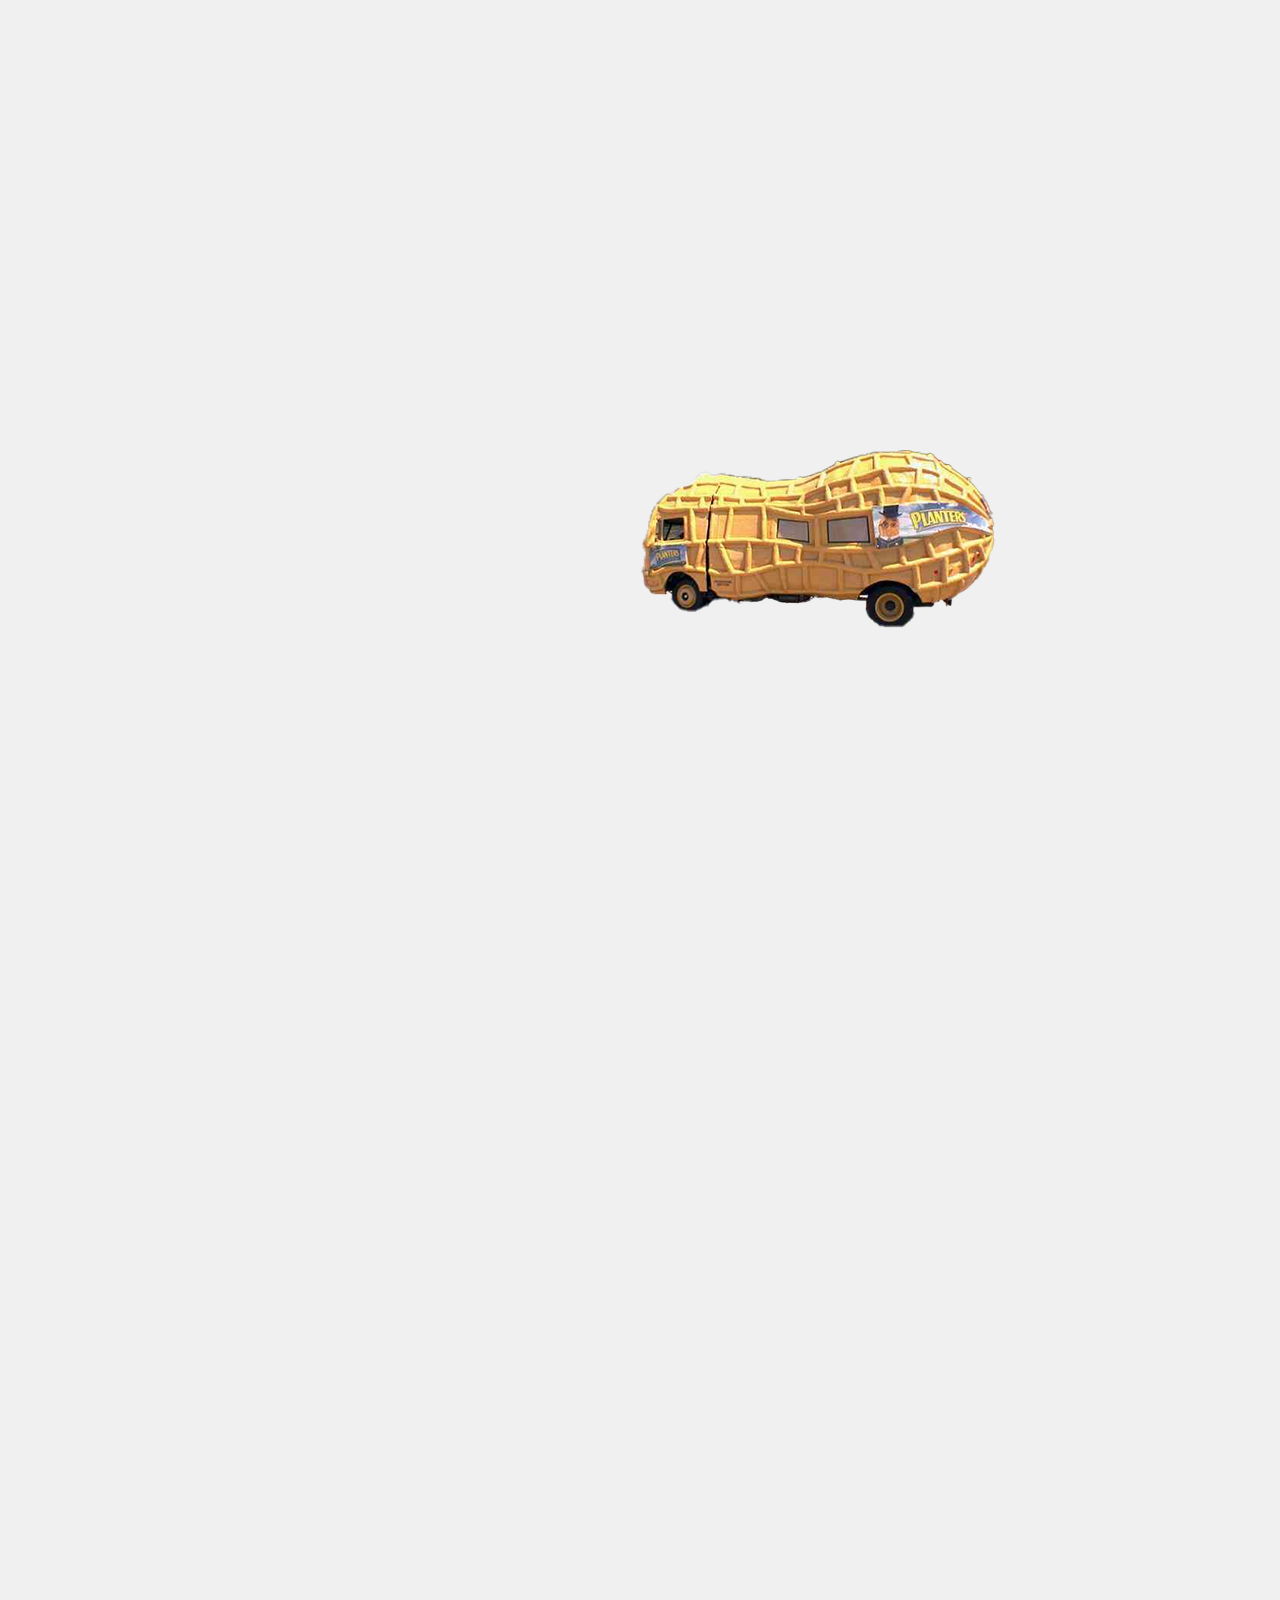
<file: Kwon/5.html>
<!DOCTYPE html>
<html lang="en">
<head>
<meta charset="UTF-8">
<meta name="viewport" content="width=device-width, initial-scale=1.0">
<title>Scrolling PNG</title>
<style>
  /* 스타일링을 위한 CSS */
  body {
    height: 2000px; /* 스크롤이 발생할 수 있도록 페이지 높이 설정 */
    margin: 0;
    padding: 0;
    background-color: #f0f0f0; /* 배경색 추가 */
  }
  #movingImage {
    position: fixed;
    top: 50%;
    left: 50%;
    transition: top 0.5s, left 0.5s; /* 부드러운 이동을 위한 트랜지션 설정 */
  }
</style>
</head>
<body>
<!-- 이동할 이미지 -->
<img id="movingImage" src="땅콩버스.png" alt="Moving Image">

<script>
  window.addEventListener('scroll', function() {
    var img = document.getElementById('movingImage');
    var scrollPosition = window.scrollY; // 스크롤의 수직 위치
    var windowHeight = window.innerHeight;
    var halfWindowHeight = windowHeight / 2;

    // 페이지 중간에 도달하기 전까지는 왼쪽 대각선으로 이동
    if (scrollPosition < halfWindowHeight) {
      img.style.top = (50 + scrollPosition) + '%';
      img.style.left = (50 + scrollPosition) + '%';
    } 
    // 페이지 중간에 도달하면 오른쪽 대각선으로 이동
    else {
      var distanceFromMiddle = scrollPosition - halfWindowHeight;
      img.style.top = (50 + halfWindowHeight + distanceFromMiddle) + '%';
      img.style.left = (50 + halfWindowHeight - distanceFromMiddle) + '%';
    }
  });
</script>
</body>
</html>
</file>
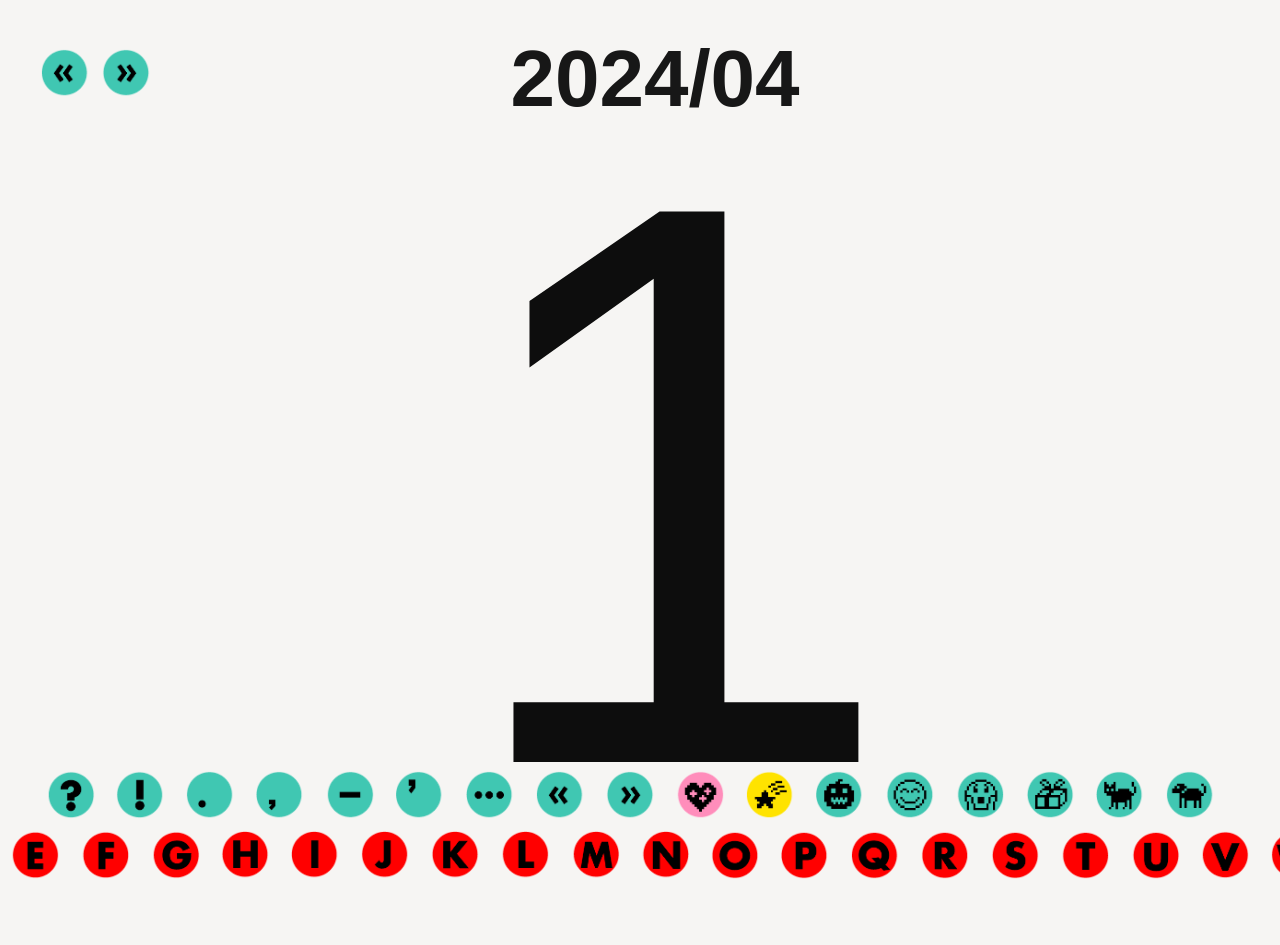
<file: Kim/april/4-1.html>
<!DOCTYPE html>
<html lang="ko">
<head>
    <meta charset="UTF-8">
    <meta name="viewport" content="width=device-width, initial-scale=1.0">
    <title>Document</title>
    <link rel="stylesheet" href="../css/numbers.css">
    <style>
        
        /* 이미지 스타일 */
        .img img {
            position: absolute;
            cursor: pointer;
            cursor: hand;
            border: 0;
        }

        /* 버튼들을 수평으로 배열하고 중앙 정렬 */
        .button-container {
            position: fixed;
            bottom: 20px;
            left: 50%;
            transform: translateX(-50%);
            display: flex;
            justify-content: center;
            align-items: center;
        }

        .button-container2 {
            position: fixed;
            bottom: 80px;
            left: 50%;
            transform: translateX(-50%);
            display: flex;
            justify-content: center;
            align-items: center;
        }

        /* 추가 버튼 스타일 */
        .addButton {
            width: 50px;
    
            cursor: pointer;
            margin-right: 20px; /* 각 버튼 사이 간격 조절 */
        }

        /* 초기화 버튼 스타일 */
        #clearButton {
            position: fixed;
            bottom: 80px;
            left: 50%;
            transform: translateX(-50%);
            width: 100px;
            height: 30px;
            cursor: pointer;
        }

        /* 스크롤 방지 */
        body {
            overflow: hidden;
        }
    </style>
</head>
<body>

<script type='text/javascript'>
    // 현재 페이지의 고유 식별자 (페이지 이름)
    var pageIdentifier = "4-1";

    // 페이지별로 로컬 스토리지 키를 동적으로 생성
    var localStorageKey = 'imgData_' + pageIdentifier;

    var imgData = JSON.parse(localStorage.getItem(localStorageKey)) || []; // 이미지 데이터를 저장할 배열

    function moveDrag(e) {
        var dmvx = e.clientX - targetObj.offsetX;
        var dmvy = e.clientY - targetObj.offsetY;
        targetObj.style.left = dmvx + "px";
        targetObj.style.top = dmvy + "px";
        // 현재 위치를 배열에 저장
        imgData[targetObj.dataset.index] = {
            left: dmvx,
            top: dmvy,
            src: targetObj.src // 이미지 소스도 저장
        };
        saveToLocalStorage();
        return false;
    }

    function startDrag(e, obj) {
        targetObj = obj;
        targetObj.offsetX = e.offsetX;
        targetObj.offsetY = e.offsetY;
        document.onmousemove = moveDrag;
        document.onmouseup = stopDrag;
        e.preventDefault();
    }

    function stopDrag() {
        document.onmousemove = null;
        document.onmouseup = null;
    }

    function saveToLocalStorage() {
        localStorage.setItem(localStorageKey, JSON.stringify(imgData));
    }

    function addNewImage(src) {
    var imgContainer = document.querySelector('.img');
    var newImg = document.createElement('img');
    newImg.src = src;
    newImg.setAttribute("draggable", "true");
    newImg.style.width = "50px";
    newImg.style.position = "absolute"; // 이미지의 위치를 설정하기 위해 position을 'absolute'로 설정합니다.

    // 랜덤한 left 및 top 값 설정
    var maxWidth = document.documentElement.clientWidth - 50; // 브라우저의 가로 길이를 고려하여 최대 값 설정
    var maxHeight = document.documentElement.clientHeight - 50; // 브라우저의 세로 길이를 고려하여 최대 값 설정
    newImg.style.left = Math.floor(Math.random() * maxWidth) + "px"; // 랜덤한 left 값 설정
    newImg.style.top = Math.floor(Math.random() * maxHeight) + "px"; // 랜덤한 top 값 설정

    newImg.style.cursor = "pointer";
    newImg.style.border = "0";
    newImg.dataset.index = imgContainer.children.length; // Set the index for the new image
    newImg.onmousedown = function(event) {
        startDrag(event, this);
    };
    imgContainer.appendChild(newImg);
    imgData.push({left: parseInt(newImg.style.left), top: parseInt(newImg.style.top), src: src});
    saveToLocalStorage();
}




    window.onload = function() {
        var imgContainer = document.querySelector('.img');
        imgContainer.innerHTML = ""; // Clear existing images before re-rendering
        for (var i = 0; i < imgData.length; i++) {
            var img = document.createElement('img');
            img.src = imgData[i].src;
            img.setAttribute("draggable", "true");
            img.style.width = "50px";
            img.style.position = "absolute";
            img.style.left = imgData[i].left + "px";
            img.style.top = imgData[i].top + "px";
            img.style.cursor = "pointer";
            img.style.border = "0";
            img.dataset.index = i;
            img.onmousedown = function(event) {
                startDrag(event, this);
            };
            imgContainer.appendChild(img);
        }
    };


</script>

<div class="bar">
    <input type="button" class="img-button"  onclick="window.history.back()">
    <input type="button" class="img-button2"  onclick="window.history.forward()">
</div>

<div class="h">

    <h1>
     2024/04
    </h1>     
   </div>

<div class="img">
    <!-- 이곳에 이미지들을 추가합니다. -->
</div>

<div class="container">
    <div class="childblack">
        1
    </div>
</div>

<!-- 이미지를 클릭해서 추가 -->
<div class="button-container">
   
    <img class="addButton" id="addButtonA" src="../img/stickerA.png" onclick="addNewImage('../img/stickerA.png', '13vw', '60vh')" />
    <img class="addButton" id="addButtonB" src="../img/stickerB.png" onclick="addNewImage('../img/stickerB.png', '13vw', '60vh')" />
    <img class="addButton" id="addButtonC" src="../img/stickerC.png" onclick="addNewImage('../img/stickerC.png', '13vw', '60vh')" />
    <img class="addButton" id="addButtonD" src="../img/stickerD.png" onclick="addNewImage('../img/stickerD.png', '13vw', '60vh')" />
    <img class="addButton" id="addButtonE" src="../img/stickerE.png" onclick="addNewImage('../img/stickerE.png', '13vw', '60vh')" />
    <img class="addButton" id="addButtonF" src="../img/stickerF.png" onclick="addNewImage('../img/stickerF.png', '13vw', '60vh')" />
    <img class="addButton" id="addButtonG" src="../img/stickerG.png" onclick="addNewImage('../img/stickerG.png', '13vw', '60vh')" />
    <img class="addButton" id="addButtonH" src="../img/stickerH.png" onclick="addNewImage('../img/stickerH.png', '13vw', '60vh')" />
    <img class="addButton" id="addButtonI" src="../img/stickerI.png" onclick="addNewImage('../img/stickerI.png', '13vw', '60vh')" />
    <img class="addButton" id="addButtonJ" src="../img/stickerJ.png" onclick="addNewImage('../img/stickerJ.png', '13vw', '60vh')" />
    <img class="addButton" id="addButtonK" src="../img/stickerK.png" onclick="addNewImage('../img/stickerK.png', '13vw', '60vh')" />
    <img class="addButton" id="addButtonL" src="../img/stickerL.png" onclick="addNewImage('../img/stickerL.png', '13vw', '60vh')" />
    <img class="addButton" id="addButtonM" src="../img/stickerM.png" onclick="addNewImage('../img/stickerM.png', '13vw', '60vh')" />
    <img class="addButton" id="addButtonN" src="../img/stickerN.png" onclick="addNewImage('../img/stickerN.png', '13vw', '60vh')" />
    <img class="addButton" id="addButtonO" src="../img/stickerO.png" onclick="addNewImage('../img/stickerO.png', '13vw', '60vh')" />
    <img class="addButton" id="addButtonP" src="../img/stickerP.png" onclick="addNewImage('../img/stickerP.png', '13vw', '60vh')" />
    <img class="addButton" id="addButtonQ" src="../img/stickerQ.png" onclick="addNewImage('../img/stickerQ.png', '13vw', '60vh')" />
    <img class="addButton" id="addButtonR" src="../img/stickerR.png" onclick="addNewImage('../img/stickerR.png', '13vw', '60vh')" />
    <img class="addButton" id="addButtonS" src="../img/stickerS.png" onclick="addNewImage('../img/stickerS.png', '13vw', '60vh')" />
    <img class="addButton" id="addButtonT" src="../img/stickerT.png" onclick="addNewImage('../img/stickerT.png', '13vw', '60vh')" />
    <img class="addButton" id="addButtonU" src="../img/stickerU.png" onclick="addNewImage('../img/stickerU.png', '13vw', '60vh')" />
    <img class="addButton" id="addButtonV" src="../img/stickerV.png" onclick="addNewImage('../img/stickerV.png', '13vw', '60vh')" />
    <img class="addButton" id="addButtonW" src="../img/stickerW.png" onclick="addNewImage('../img/stickerW.png', '13vw', '60vh')" />
    <img class="addButton" id="addButtonX" src="../img/stickerX.png" onclick="addNewImage('../img/stickerX.png', '13vw', '60vh')" />
    <img class="addButton" id="addButtonY" src="../img/stickerY.png" onclick="addNewImage('../img/stickerY.png', '13vw', '60vh')" />
    <img class="addButton" id="addButtonZ" src="../img/stickerZ.png" onclick="addNewImage('../img/stickerZ.png', '13vw', '60vh')" />
   
   
</div>

<div class="button-container2">
    <img class="addButton" id="addButtonQue" src="../img/stickerque.png" onclick="addNewImage('../img/stickerque.png', '13vw', '60vh')" />
    <img class="addButton" id="addButton!" src="../img/sticker!.png" onclick="addNewImage('../img/sticker!.png', '13vw', '60vh')" />
    <img class="addButton" id="addButtondot" src="../img/stickerdot.png" onclick="addNewImage('../img/stickerdot.png', '13vw', '60vh')" />
    <img class="addButton" id="addButtonban" src="../img/stickerban.png" onclick="addNewImage('../img/stickerban.png', '13vw', '60vh')" />
    <img class="addButton" id="addButtondash" src="../img/stickerdash.png" onclick="addNewImage('../img/stickerdash.png', '13vw', '60vh')" />
    <img class="addButton" id="addButtonright" src="../img/stickerapo.png" onclick="addNewImage('../img/stickerapo.png', '13vw', '60vh')" />
    <img class="addButton" id="addButtonmiddle" src="../img/stickermiddle.png" onclick="addNewImage('../img/stickermiddle.png', '13vw', '60vh')" />
   
    <img class="addButton" id="addButtonleft" src="../img/stickerleft.png" onclick="addNewImage('../img/stickerleft.png', '13vw', '60vh')" />
    <img class="addButton" id="addButtonright" src="../img/stickerright.png" onclick="addNewImage('../img/stickerright.png', '13vw', '60vh')" />
   
    <img class="addButton" id="addButtonheart" src="../img/stickerheart.png" onclick="addNewImage('../img/stickerheart.png', '13vw', '60vh')" />
    <img class="addButton" id="addButtonstar" src="../img/stickerstar.png" onclick="addNewImage('../img/stickerstar.png', '13vw', '60vh')" />
    <img class="addButton" id="addButtonhalloween" src="../img/stickerhalloween.png" onclick="addNewImage('../img/stickerhalloween.png', '13vw', '60vh')" />
    <img class="addButton" id="addButtonSmile" src="../img/stickersmile.png" onclick="addNewImage('../img/stickersmile.png', '13vw', '60vh')" />
    <img class="addButton" id="addButtonface" src="../img/stickerface.png" onclick="addNewImage('../img/stickerface.png', '13vw', '60vh')" />
    <img class="addButton" id="addButtongift" src="../img/stickergift.png" onclick="addNewImage('../img/stickergift.png', '13vw', '60vh')" />
    <img class="addButton" id="addButtoncat" src="../img/stickercat.png" onclick="addNewImage('../img/stickercat.png', '13vw', '60vh')" />
    <img class="addButton" id="addButtondog" src="../img/stickerdog.png" onclick="addNewImage('../img/stickerdog.png', '13vw', '60vh')" />
   
   
</div>

<!-- 이미지 초기화 버튼 -->
<!-- <button id="clearButton" onclick="clearImages()">clear</button> -->

</body>
</html>
</file>
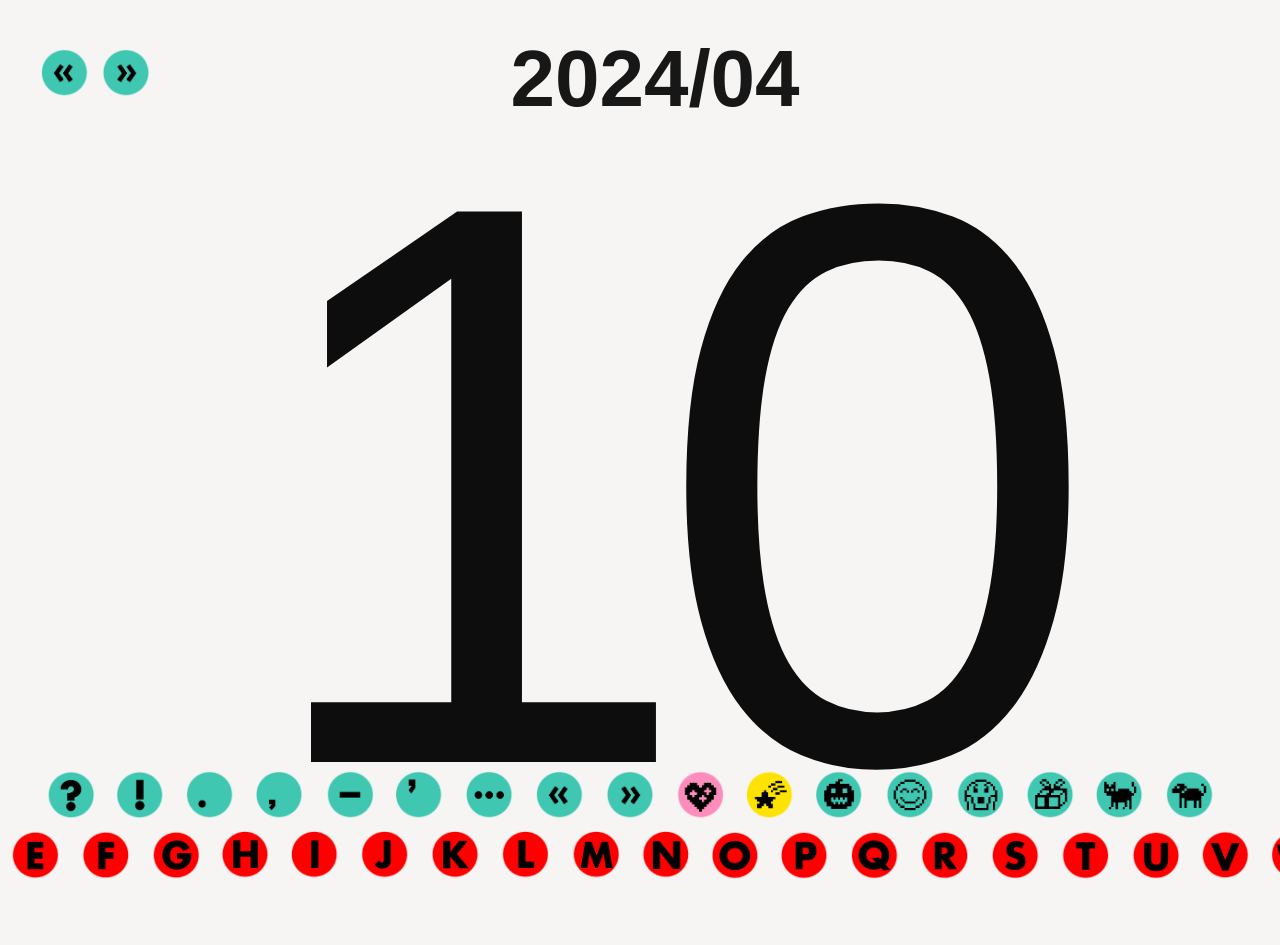
<file: Kim/april/4-10.html>
<!DOCTYPE html>
<html lang="ko">
<head>
    <meta charset="UTF-8">
    <meta name="viewport" content="width=device-width, initial-scale=1.0">
    <title>Document</title>
    <link rel="stylesheet" href="../css/numbers.css">
    <style>
        
        /* 이미지 스타일 */
        .img img {
            position: absolute;
            cursor: pointer;
            cursor: hand;
            border: 0;
        }

        /* 버튼들을 수평으로 배열하고 중앙 정렬 */
        .button-container {
            position: fixed;
            bottom: 20px;
            left: 50%;
            transform: translateX(-50%);
            display: flex;
            justify-content: center;
            align-items: center;
        }

        .button-container2 {
            position: fixed;
            bottom: 80px;
            left: 50%;
            transform: translateX(-50%);
            display: flex;
            justify-content: center;
            align-items: center;
        }

        /* 추가 버튼 스타일 */
        .addButton {
            width: 50px;
    
            cursor: pointer;
            margin-right: 20px; /* 각 버튼 사이 간격 조절 */
        }

        /* 초기화 버튼 스타일 */
        #clearButton {
            position: fixed;
            bottom: 80px;
            left: 50%;
            transform: translateX(-50%);
            width: 100px;
            height: 30px;
            cursor: pointer;
        }

        /* 스크롤 방지 */
        body {
            overflow: hidden;
        }
    </style>
</head>
<body>

<script type='text/javascript'>
    // 현재 페이지의 고유 식별자 (페이지 이름)
    var pageIdentifier = "4-10";

    // 페이지별로 로컬 스토리지 키를 동적으로 생성
    var localStorageKey = 'imgData_' + pageIdentifier;

    var imgData = JSON.parse(localStorage.getItem(localStorageKey)) || []; // 이미지 데이터를 저장할 배열

    function moveDrag(e) {
        var dmvx = e.clientX - targetObj.offsetX;
        var dmvy = e.clientY - targetObj.offsetY;
        targetObj.style.left = dmvx + "px";
        targetObj.style.top = dmvy + "px";
        // 현재 위치를 배열에 저장
        imgData[targetObj.dataset.index] = {
            left: dmvx,
            top: dmvy,
            src: targetObj.src // 이미지 소스도 저장
        };
        saveToLocalStorage();
        return false;
    }

    function startDrag(e, obj) {
        targetObj = obj;
        targetObj.offsetX = e.offsetX;
        targetObj.offsetY = e.offsetY;
        document.onmousemove = moveDrag;
        document.onmouseup = stopDrag;
        e.preventDefault();
    }

    function stopDrag() {
        document.onmousemove = null;
        document.onmouseup = null;
    }

    function saveToLocalStorage() {
        localStorage.setItem(localStorageKey, JSON.stringify(imgData));
    }

    function addNewImage(src) {
    var imgContainer = document.querySelector('.img');
    var newImg = document.createElement('img');
    newImg.src = src;
    newImg.setAttribute("draggable", "true");
    newImg.style.width = "50px";
    newImg.style.position = "absolute"; // 이미지의 위치를 설정하기 위해 position을 'absolute'로 설정합니다.

    // 랜덤한 left 및 top 값 설정
    var maxWidth = document.documentElement.clientWidth - 50; // 브라우저의 가로 길이를 고려하여 최대 값 설정
    var maxHeight = document.documentElement.clientHeight - 50; // 브라우저의 세로 길이를 고려하여 최대 값 설정
    newImg.style.left = Math.floor(Math.random() * maxWidth) + "px"; // 랜덤한 left 값 설정
    newImg.style.top = Math.floor(Math.random() * maxHeight) + "px"; // 랜덤한 top 값 설정

    newImg.style.cursor = "pointer";
    newImg.style.border = "0";
    newImg.dataset.index = imgContainer.children.length; // Set the index for the new image
    newImg.onmousedown = function(event) {
        startDrag(event, this);
    };
    imgContainer.appendChild(newImg);
    imgData.push({left: parseInt(newImg.style.left), top: parseInt(newImg.style.top), src: src});
    saveToLocalStorage();
}




    window.onload = function() {
        var imgContainer = document.querySelector('.img');
        imgContainer.innerHTML = ""; // Clear existing images before re-rendering
        for (var i = 0; i < imgData.length; i++) {
            var img = document.createElement('img');
            img.src = imgData[i].src;
            img.setAttribute("draggable", "true");
            img.style.width = "50px";
            img.style.position = "absolute";
            img.style.left = imgData[i].left + "px";
            img.style.top = imgData[i].top + "px";
            img.style.cursor = "pointer";
            img.style.border = "0";
            img.dataset.index = i;
            img.onmousedown = function(event) {
                startDrag(event, this);
            };
            imgContainer.appendChild(img);
        }
    };


</script>

<div class="bar">
    <input type="button" class="img-button"  onclick="window.history.back()">
    <input type="button" class="img-button2"  onclick="window.history.forward()">
</div>

<div class="h">

    <h1>
     2024/04
    </h1>     
   </div>

<div class="img">
    <!-- 이곳에 이미지들을 추가합니다. -->
</div>

<div class="container">
    <div class="childblack">
        10
    </div>
</div>

<!-- 이미지를 클릭해서 추가 -->
<div class="button-container">
   
    <img class="addButton" id="addButtonA" src="../img/stickerA.png" onclick="addNewImage('../img/stickerA.png', '13vw', '60vh')" />
    <img class="addButton" id="addButtonB" src="../img/stickerB.png" onclick="addNewImage('../img/stickerB.png', '13vw', '60vh')" />
    <img class="addButton" id="addButtonC" src="../img/stickerC.png" onclick="addNewImage('../img/stickerC.png', '13vw', '60vh')" />
    <img class="addButton" id="addButtonD" src="../img/stickerD.png" onclick="addNewImage('../img/stickerD.png', '13vw', '60vh')" />
    <img class="addButton" id="addButtonE" src="../img/stickerE.png" onclick="addNewImage('../img/stickerE.png', '13vw', '60vh')" />
    <img class="addButton" id="addButtonF" src="../img/stickerF.png" onclick="addNewImage('../img/stickerF.png', '13vw', '60vh')" />
    <img class="addButton" id="addButtonG" src="../img/stickerG.png" onclick="addNewImage('../img/stickerG.png', '13vw', '60vh')" />
    <img class="addButton" id="addButtonH" src="../img/stickerH.png" onclick="addNewImage('../img/stickerH.png', '13vw', '60vh')" />
    <img class="addButton" id="addButtonI" src="../img/stickerI.png" onclick="addNewImage('../img/stickerI.png', '13vw', '60vh')" />
    <img class="addButton" id="addButtonJ" src="../img/stickerJ.png" onclick="addNewImage('../img/stickerJ.png', '13vw', '60vh')" />
    <img class="addButton" id="addButtonK" src="../img/stickerK.png" onclick="addNewImage('../img/stickerK.png', '13vw', '60vh')" />
    <img class="addButton" id="addButtonL" src="../img/stickerL.png" onclick="addNewImage('../img/stickerL.png', '13vw', '60vh')" />
    <img class="addButton" id="addButtonM" src="../img/stickerM.png" onclick="addNewImage('../img/stickerM.png', '13vw', '60vh')" />
    <img class="addButton" id="addButtonN" src="../img/stickerN.png" onclick="addNewImage('../img/stickerN.png', '13vw', '60vh')" />
    <img class="addButton" id="addButtonO" src="../img/stickerO.png" onclick="addNewImage('../img/stickerO.png', '13vw', '60vh')" />
    <img class="addButton" id="addButtonP" src="../img/stickerP.png" onclick="addNewImage('../img/stickerP.png', '13vw', '60vh')" />
    <img class="addButton" id="addButtonQ" src="../img/stickerQ.png" onclick="addNewImage('../img/stickerQ.png', '13vw', '60vh')" />
    <img class="addButton" id="addButtonR" src="../img/stickerR.png" onclick="addNewImage('../img/stickerR.png', '13vw', '60vh')" />
    <img class="addButton" id="addButtonS" src="../img/stickerS.png" onclick="addNewImage('../img/stickerS.png', '13vw', '60vh')" />
    <img class="addButton" id="addButtonT" src="../img/stickerT.png" onclick="addNewImage('../img/stickerT.png', '13vw', '60vh')" />
    <img class="addButton" id="addButtonU" src="../img/stickerU.png" onclick="addNewImage('../img/stickerU.png', '13vw', '60vh')" />
    <img class="addButton" id="addButtonV" src="../img/stickerV.png" onclick="addNewImage('../img/stickerV.png', '13vw', '60vh')" />
    <img class="addButton" id="addButtonW" src="../img/stickerW.png" onclick="addNewImage('../img/stickerW.png', '13vw', '60vh')" />
    <img class="addButton" id="addButtonX" src="../img/stickerX.png" onclick="addNewImage('../img/stickerX.png', '13vw', '60vh')" />
    <img class="addButton" id="addButtonY" src="../img/stickerY.png" onclick="addNewImage('../img/stickerY.png', '13vw', '60vh')" />
    <img class="addButton" id="addButtonZ" src="../img/stickerZ.png" onclick="addNewImage('../img/stickerZ.png', '13vw', '60vh')" />
   
   
</div>

<div class="button-container2">
    <img class="addButton" id="addButtonQue" src="../img/stickerque.png" onclick="addNewImage('../img/stickerque.png', '13vw', '60vh')" />
    <img class="addButton" id="addButton!" src="../img/sticker!.png" onclick="addNewImage('../img/sticker!.png', '13vw', '60vh')" />
    <img class="addButton" id="addButtondot" src="../img/stickerdot.png" onclick="addNewImage('../img/stickerdot.png', '13vw', '60vh')" />
    <img class="addButton" id="addButtonban" src="../img/stickerban.png" onclick="addNewImage('../img/stickerban.png', '13vw', '60vh')" />
    <img class="addButton" id="addButtondash" src="../img/stickerdash.png" onclick="addNewImage('../img/stickerdash.png', '13vw', '60vh')" />
    <img class="addButton" id="addButtonright" src="../img/stickerapo.png" onclick="addNewImage('../img/stickerapo.png', '13vw', '60vh')" />
    <img class="addButton" id="addButtonmiddle" src="../img/stickermiddle.png" onclick="addNewImage('../img/stickermiddle.png', '13vw', '60vh')" />
   
    <img class="addButton" id="addButtonleft" src="../img/stickerleft.png" onclick="addNewImage('../img/stickerleft.png', '13vw', '60vh')" />
    <img class="addButton" id="addButtonright" src="../img/stickerright.png" onclick="addNewImage('../img/stickerright.png', '13vw', '60vh')" />
   
    <img class="addButton" id="addButtonheart" src="../img/stickerheart.png" onclick="addNewImage('../img/stickerheart.png', '13vw', '60vh')" />
    <img class="addButton" id="addButtonstar" src="../img/stickerstar.png" onclick="addNewImage('../img/stickerstar.png', '13vw', '60vh')" />
    <img class="addButton" id="addButtonhalloween" src="../img/stickerhalloween.png" onclick="addNewImage('../img/stickerhalloween.png', '13vw', '60vh')" />
    <img class="addButton" id="addButtonSmile" src="../img/stickersmile.png" onclick="addNewImage('../img/stickersmile.png', '13vw', '60vh')" />
    <img class="addButton" id="addButtonface" src="../img/stickerface.png" onclick="addNewImage('../img/stickerface.png', '13vw', '60vh')" />
    <img class="addButton" id="addButtongift" src="../img/stickergift.png" onclick="addNewImage('../img/stickergift.png', '13vw', '60vh')" />
    <img class="addButton" id="addButtoncat" src="../img/stickercat.png" onclick="addNewImage('../img/stickercat.png', '13vw', '60vh')" />
    <img class="addButton" id="addButtondog" src="../img/stickerdog.png" onclick="addNewImage('../img/stickerdog.png', '13vw', '60vh')" />
   
   
</div>

<!-- 이미지 초기화 버튼 -->
<!-- <button id="clearButton" onclick="clearImages()">clear</button> -->

</body>
</html>
</file>
<file: index.css>
body{
    margin: 0;
    padding: 0;
    overflow-y: hidden;
    background-color: rgb(51, 51, 51);
}

@font-face {
    font-family: neodgm;
    src: url(/font/neodgm.woff);
}

.top{
    position: fixed;
    background: linear-gradient(0deg, rgba(2,0,36,0.1) 0%, rgba(224, 235, 246, 0.1) 18%, rgba(0,255,87,1) 100%);
    height: 30vh;
    width: 100%;
}

.btm{
    position: fixed;
    bottom: 0%;
    background: linear-gradient(180deg, rgba(51,51,51) 10%, rgba(8, 0, 237, 0.8) 100%);
    width: 100%;
    height: 20vh;
}

#tour{
    margin: 20px;
}

.clock {
    padding: 20px;
    background-color: #333;
    color: #fff;
    border: 4px solid yellow;
    margin: auto;
    width: 200px;
    
}

.time{
    position: fixed;
    top: 0;
    right: 0;
    background-color: #333;
    width: 300px;
    height: 150px;
    text-align: center;
    justify-content: center;
    font-family: neodgm;
    margin: 20px;
    font-size: 2rem;
    z-index: 11;
    
}

.word {
    margin-top: 10px;
    margin-bottom: 10px;
    color: yellow; 
    animation: blinkText 0.5s infinite alternate;
}

@keyframes blinkText {
    0% {
      opacity: 1; 
    }
    100% {
      opacity: 0.2;
    }
}

.txt{
    position: fixed;
    font-size: 3rem;
    font-family: neodgm;
    padding-right: 10px;
    padding-left: 10px;
    background-color: aqua;
    margin: 30px;
    bottom: 0;
}

.txt1{
    width: 400px;
    height: 60px;
    position: fixed;
    font-size: 3rem;
    text-align: center;
    font-family: neodgm;
    padding-right: 10px;
    padding-left: 10px;
    line-height: 4rem;
    background-color: rgb(255, 216, 132);
    bottom: 0%;
    left: 50%;
    border-radius: 50px;
    transform: translate(-50%,-50%);
    cursor: pointer;
    z-index: 2;
    transition: transform 1s linear;
}

.txt1:hover {
    color: rgb(48, 197, 78);
  }


.imgs{
    /* background-color: aqua; */
    /* opacity: 0.3; */
    width: 100%;
    height: 100%;
    position: fixed;
    z-index: 1;
}

img{
    position: fixed; 
}

#img1{
    right: 0;
    transform: rotate(90deg);
    top: 30%;
    width: 3%;
}

#img2{
    right: 5%;
    transform: rotate(90deg);
    top: 30%;
}

#img3{
    right: 30px;
    bottom: 2px;
    transition: transform 1s, right 1s, bottom 1s; 
    cursor: pointer;
    scale: 0.5;
}

#img3:hover {
    transform: scale(1.5); 

  }


#img4{
    position: fixed;
    right: -10%;
    bottom: 3%;
    scale: 0.5;
    opacity: 0.4;
    pointer-events: none;
}

#img5{
    position: fixed;
    bottom: 30%;
    scale: 0.6;
    left: 5%;
}

#img6{
    position: fixed;
    bottom: 5%;
    scale: 0.5;
    left: 12%;
}

#img7{
    position: fixed;
    bottom: 30%;
    scale: 0.5;
    right: 6%;
}


#img8{
    position: fixed;
    bottom: -30%;
    scale: 0.2;
    right: 20%;
    transform: rotate(80deg);
}


#img9{
    position: fixed;
    bottom: 7%;
    scale: 1;
    left: 17%;
    transform: rotate(30deg);
    opacity: 0.2;
}

.card{
    font-family: neodgm;
    position: fixed;
    width: 10vw;
    height: 30vh;
    top: 10%;
    right: 20%;
    z-index: 4;
    text-align: center;
    line-height: 30px;
}

.card-inner{
    position: relative;
    width: 100%;
    height: 60%;
    text-align: center;
    transition: transform 0.8s;
    transform-style: preserve-3d;
    border-radius: 50px;

}

.card:hover .card-inner:hover {
    transform: rotateY(180deg) scale(1.5);
}

.card-front, .card-front1,.card-front2,.card-front3,.card-front4,.card-front5,.card-back {
    position: absolute;
    width: 100%;
    height: 100%;
    backface-visibility: hidden;

}

.card-front{
    width: 100%;
    height: 100%;
    background-image: url(./img/sang.png);
    background-size: contain;
    background-repeat: no-repeat;
    background-position: center;    background-color: antiquewhite;
    border-radius:30px;
    box-shadow: 0 0 0 6px black;
}

.card-front1{
    width: 100%;
    height: 100%;
    background-image: url(./img/kim.png);
    background-size: contain;
    background-repeat: no-repeat;
    background-position: center;
    background-color: antiquewhite;
    border-radius:30px;
    box-shadow: 0 0 0 6px black;
}

.card-front2{
    width: 100%;
    height: 100%;
    background-image: url(./img/sol.png);
    background-size: contain;
    background-repeat: no-repeat;
    background-position: center;
    background-color: antiquewhite;
    border-radius:30px;
    box-shadow: 0 0 0 6px black;
}
.card-front3{
    width: 100%;
    height: 100%;
    background-image: url(./img/ye.png);
    background-size: contain;
    background-repeat: no-repeat;
    background-position: center;
    background-color: antiquewhite;
    border-radius:30px;
    box-shadow: 0 0 0 6px black;
}

.card-front4{
    width: 100%;
    height: 100%;
    background-image: url(./img/ko.png);
    background-size: contain;
    background-position: center;
    background-repeat: no-repeat;
    background-color: antiquewhite;
    border-radius:30px;
    box-shadow: 0 0 0 6px black;
}

.card-front5{
    width: 100%;
    height: 100%;
    background-image: url(./img/kwon.png);
    background-size: contain;
    background-repeat: no-repeat;
    background-position: center;
    background-color: antiquewhite;
    border-radius:30px;
    box-shadow: 0 0 0 6px black;
}




.card-back{
    background-color: rgb(49, 49, 49);
    color: white;
    transform: rotateY(180deg);
    border-radius: 40px;
    box-shadow: 0 0 0 6px black;
    font-family: neodgm;
    font-size: 1.5rem;


    @media screen and (max-width: 1920px) {
        font-size: 1rem;
    }
    
    @media screen and (max-width: 1080) {
        font-size: 0.5rem; 
    }
}





.card2{
    font-family: neodgm;
    position: fixed;
    width: 10vw;
    height: 30vh;
    bottom: 6%;
    left: 20%;
    z-index: 4;
    text-align: center;
}


.card1{
    font-family: neodgm;
    position: fixed;
    width: 10vw;
    height: 30vh;
    bottom: 15%;
    right: 30%;
    z-index: 4;

}

.card3{
    font-family: neodgm;
    position: fixed;
    width: 10vw;
    height: 30vh;
    top: 30%;
    left: 40%;
    z-index: 4;
}


.card4{
    font-family: neodgm;
    position: fixed;
    width: 10vw;
    height: 30vh;
    top: 40%;
    left: 5%;
    z-index: 4;

}


.card5{
    font-family: neodgm;
    position: fixed;
    width: 10vw;
    height: 30vh;
    top: 40%;
    right: 5%;
    z-index: 4;
    border-radius: 15px;
    text-align: center;
}

.card1:hover .card-inner:hover {
    transform: rotateY(180deg) scale(1.5);
}

.card2:hover .card-inner:hover {
    transform: rotateY(180deg) scale(1.5);
}
.card3:hover .card-inner:hover {
    transform: rotateY(180deg) scale(1.5);
}
.card4:hover .card-inner:hover {
    transform: rotateY(180deg) scale(1.5);
}
.card5:hover .card-inner:hover {
    transform: rotateY(180deg) scale(1.5);
}
</file>
<file: Kim/css/stylecalendar.css>
body {
    font-family: "Futura-CondensedExtraBold", sans-serif;
    background-color: rgb(246, 245, 243);
    font-size: 40px;
    line-height: 7px;
    color: rgba(17, 17, 17, 0.976);
    padding-left: 10px;
    padding-top: 10px;
    padding-right: 10px;
    margin-right: 0px;
    margin-left: 30px;
}
.bar {
    position: fixed;
    background-color: transparent;
}

input.img-button {
    background: url("../img/stickerleft.png") no-repeat;
    width: 50px;
    height: 150px;
    border: 0;
    background-size: 50px;
    margin-top: 30px;
  }

  input.img-button2 {
    background: url("../img/stickerright.png") no-repeat;
    width: 50px;
    height: 150px;
    border: 0;
    background-size: 50px;
    margin-top: 30px;
  }


.h {
    text-align: center;  
    padding-top: 10px;
    padding-bottom: 10px;

}


p:not(.first) {
    float: left;
    padding-left: 10px;
    padding-right: 16px;
}

a {
    text-decoration: none;
    color: inherit;
}

.red {
    color: #FF0000;
}


.blue {
    color: #40c7b2;
}



.first {
    float: left;
    padding-left: 4px;
    padding-right: 5px;
}
</file>
<file: Ye/subpage/style.css>
* {
    margin: 0;
    padding: 0;
}
html, body {
    width: 100%;
    height:100%;
    background-color: black;
    overflow: hidden;
}
.link {

    z-index: 50;

    
    position: absolute;
    /* width: 1920px; */
    height: 36px;
    margin-top:5%;
    left:20%;
    top:20%;
    
}
.link a {
    text-decoration: none;
}
.click_button{
    width: 100px;
    height: 100px;
    background-color: rgb(0, 0, 0);
    color: rgb(243, 243, 243);
    border-radius: 50px;
    display: flex;
    align-items: center;
    justify-content: center;
    font-family: "Noto Sans KR", sans-serif;
    font-size:0.8em;
    font-weight: 500;
    font-style: italic;
}


#container {
    overflow: hidden;
    width: 100%;
    height: 100vh;
}
.box {
    
    display: flex;
    justify-content: center;
    /* top: 50%;
    left: 50%;
    transform: translate(-50%, -50%);
    transition: transform 0.3s ease; */
    position: absolute;
    width:100%;
    height: 100vh;
    /* transform: scale(0); */
    
}
.obj {
    position: absolute;
    overflow: hidden;
    
}
.obj-inner {
    display: flex;
    justify-content: center;
    align-items: center;
}
.obj img {
    width: 400px;
}

.obj-1 {
    top:-24px;
    left:-85px;
    width:400px;
    /* height: 100px; */
    /* z-index: 3; */
}
.obj-2 {
    top:602px;
    left:1700px;
    width:200px;
}
.obj-3{
    top:826px;
    left:910px;
    width:280px;
}
.obj-4{
    top:56px;
    left:441px;
    width:400px;
    height:250px;
}
.obj-5{
    top:76px;
    left:851px;
    width:400px;
}
.obj-6{
    top:349px;
    left:157px;
    width:300px;
}
.obj-7{
    top:360px;
    left:1300px;
    width:400px;
}
.obj-8{
    top:-111px;
    left:1322px;
    width:200px;
    height:300px;
    
}
.obj-9{
    top:772px;
    left:463px;
    width:400px;
}
.obj-10{
    top:565px;
    left:-57px;
    width:400px;
    height:350px;
}
.obj-11{
    top:446px;
    left:738px;
    width:500px;
    transform: scale(1.5);
}
.obj-12{
    top:80px;
    left:-140px;
    /* z-index: -1; */
    transform: scale(0.4);
}
.obj-13 {
    top:-156px;
    left:755px;
    transform: scale(0.5);
}
.obj-14 {
    top:-120px;
    left:301px;
    transform: scale(0.8);
}
.obj-15 {
    top:131px;
    left:131px;
    transform: scale(0.5);
}
.obj-16 {
    top:259px;
    left:365px;
    transform: scale(0.5);
}
.obj-17 {
    top:553px;
    left:296px;
    transform: scale(0.7);
}
.obj-18 {
    top:150px;
    left:1166px;
    transform: scale(0.5);
}
.obj-19 {
    top:811px;
    left:130px;
    transform: scale(0.5);
}
.obj-20 {
    top:848px;
    left:1202px;
    /* transform: scale(0.5); */
}
.obj-21 {
    top:27px;
    left:1473px;
    transform: scale(0.7);
}
.obj-22 {
    top:578px;
    left:1263px;
    transform: scale(0.7);
}
.obj-23 {
    top:893px;
    left:1562px;
    transform: scale(0.7);
}
</file>
<file: Kim/css/numbers.css>
body {
    font-family: "Futura-CondensedExtraBold", sans-serif;
    background-color: rgb(246, 245, 243);
    font-size: 40px;
    color: rgba(17, 17, 17, 0.976);

    padding-left: 10px;
    padding-top: 10px;
    padding-right: 10px;
    margin-right: 0px;
    margin-left: 30px;
}

.bar {
    position: fixed;
    background-color: transparent;
}
input.img-button {
    background: url("../img/stickerleft.png") no-repeat;
    width: 50px;
    height: 150px;
    border: 0;
    background-size: 50px;
    margin-top: 30px;
  }

  input.img-button2 {
    background: url("../img/stickerright.png") no-repeat;
    width: 50px;
    height: 150px;
    border: 0;
    background-size: 50px;
    margin-top: 30px;
  }

.h {
    text-align: center;  
}

h1 {
    margin-top: 15px;
    margin-bottom: 0;
}


.container {
    display: flex;
    justify-content: center;
    align-items: center;
    height: 80vh;
}

.childblack {
    font-size: 800px;

    color: rgb(13, 13, 13);
    letter-spacing: -40px;
}

.childred {
    font-size: 800px;

    color: #FF0000;
    letter-spacing: -40px;
}

.childblue {
    font-size: 800px;

    color: #40c7b2;
    letter-spacing: -40px;
}

.img img {
    position: absolute;
    cursor: pointer;
    cursor: hand;
    border: 0;
}

/* 버튼들을 수평으로 배열하고 중앙 정렬 */
.button-container {
    position: fixed;
    bottom: 30px;
    left: 50%;
    transform: translateX(-50%);
    display: flex;
    justify-content: center;
    align-items: center;
}

.button-container2 {
    position: fixed;
    bottom: 90px;
    left: 50%;
    transform: translateX(-50%);
    display: flex;
    justify-content: center;
    align-items: center;
}

/* 추가 버튼 스타일 */
.addButton {
    width: 50px;
    cursor: pointer;
    margin-right: 20px; /* 각 버튼 사이 간격 조절 */
}

/* 초기화 버튼 스타일 */
#clearButton {
    position: fixed;
    bottom: 80px;
    left: 50%;
    transform: translateX(-50%);
    width: 100px;
    height: 30px;
    cursor: pointer;
}

/* 스크롤 방지 */
body {
    overflow: hidden;
}
</file>
